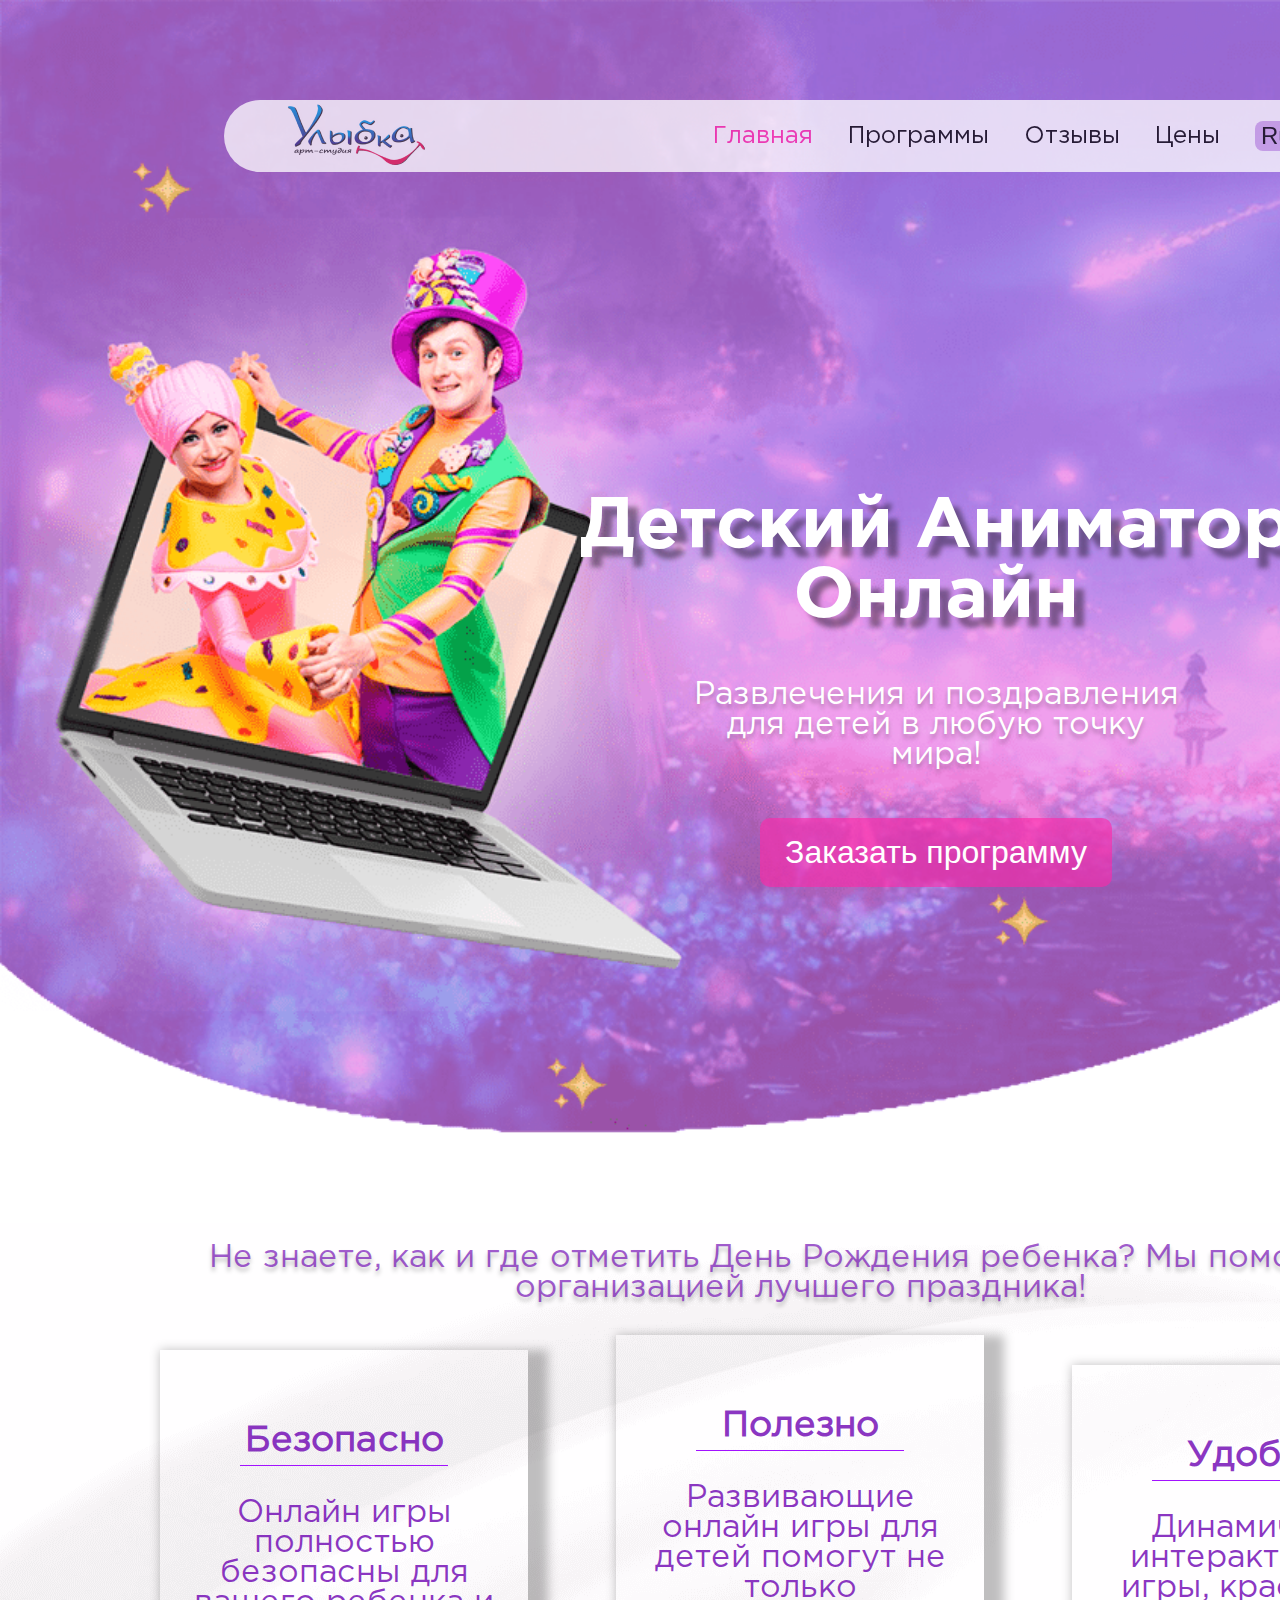
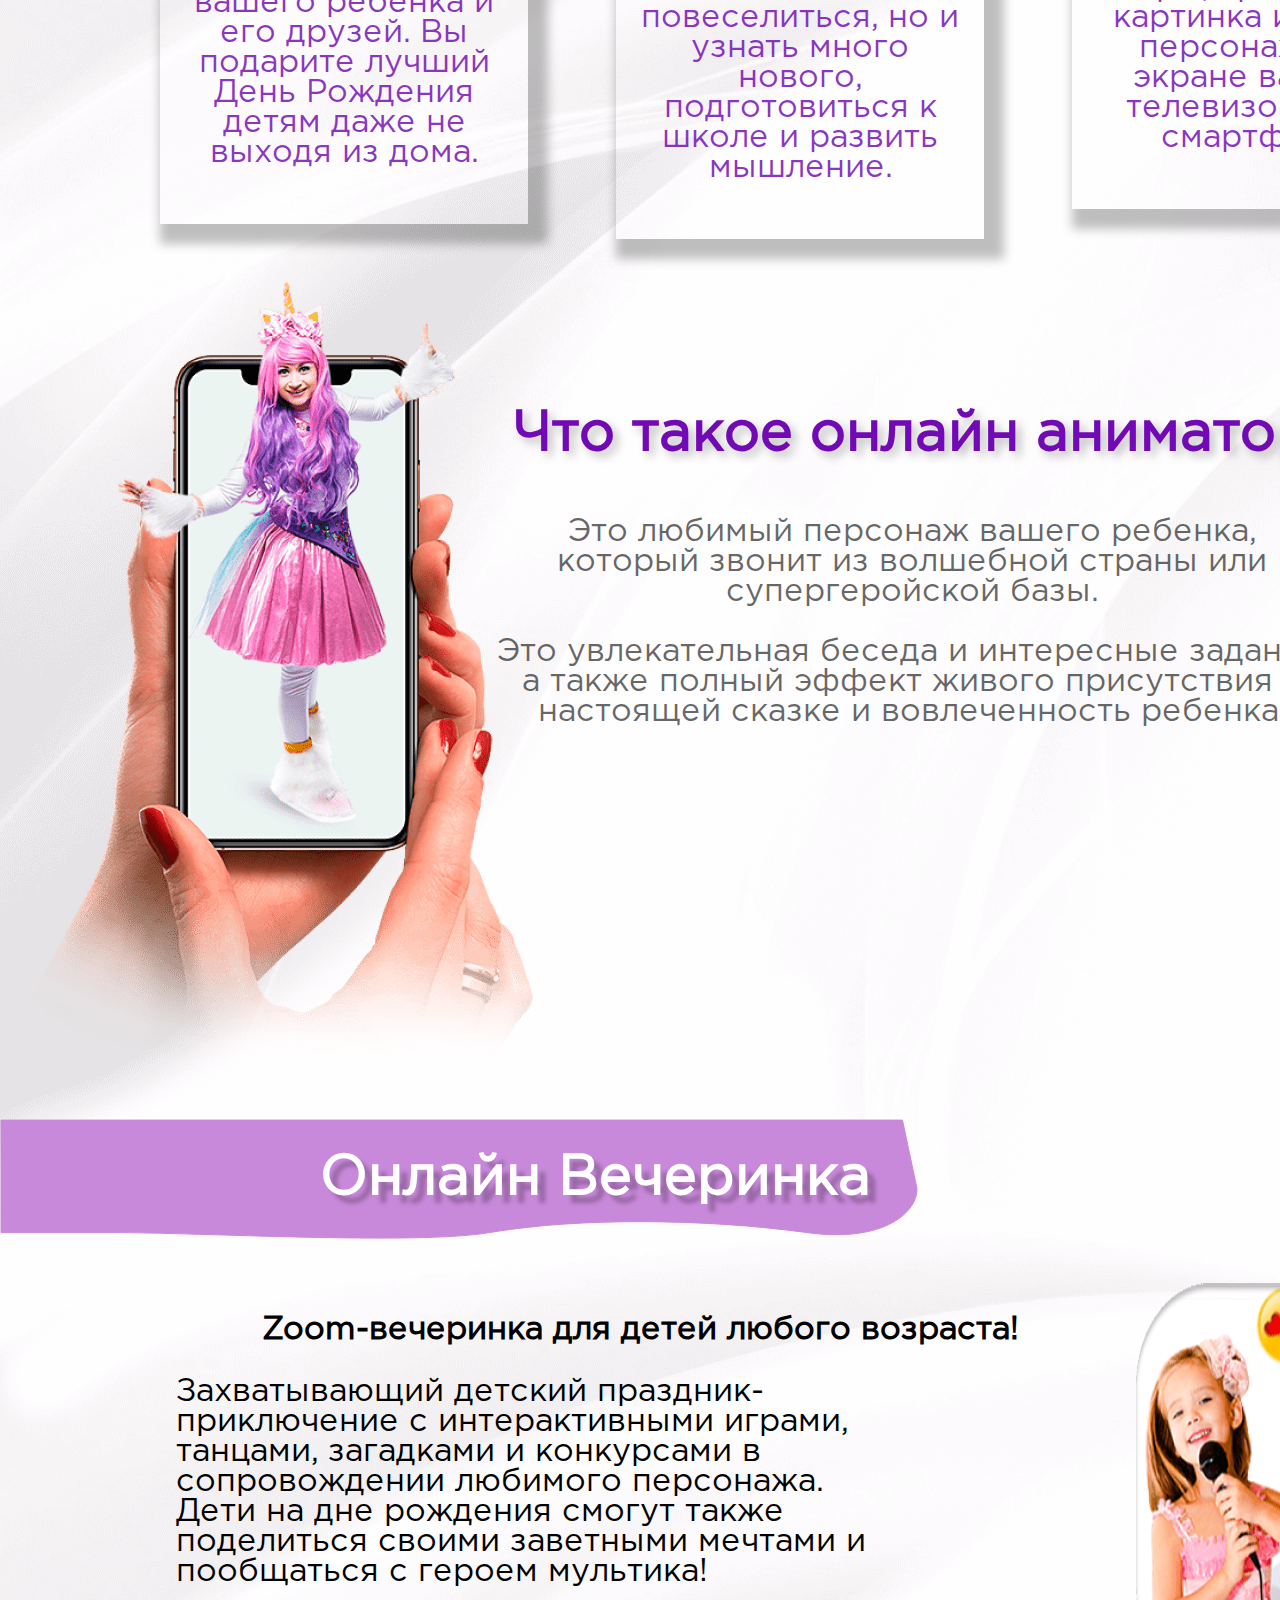
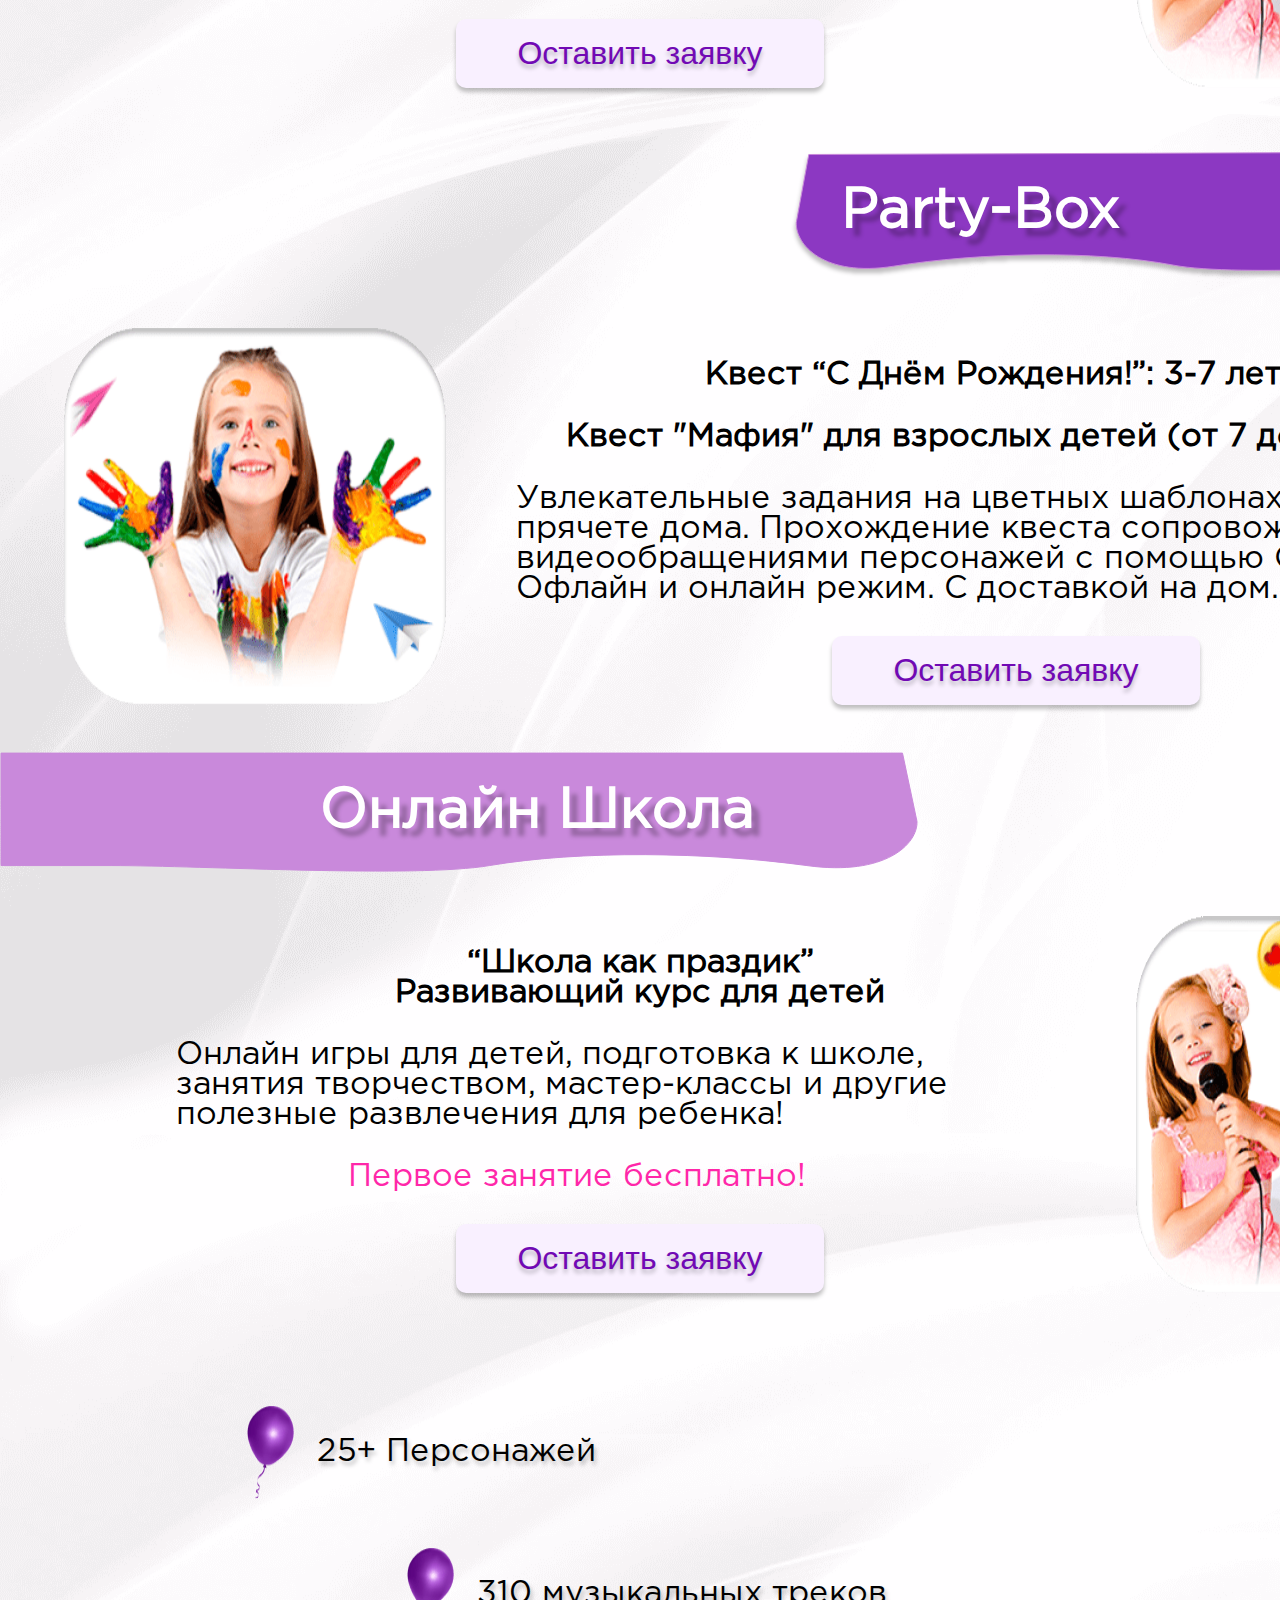
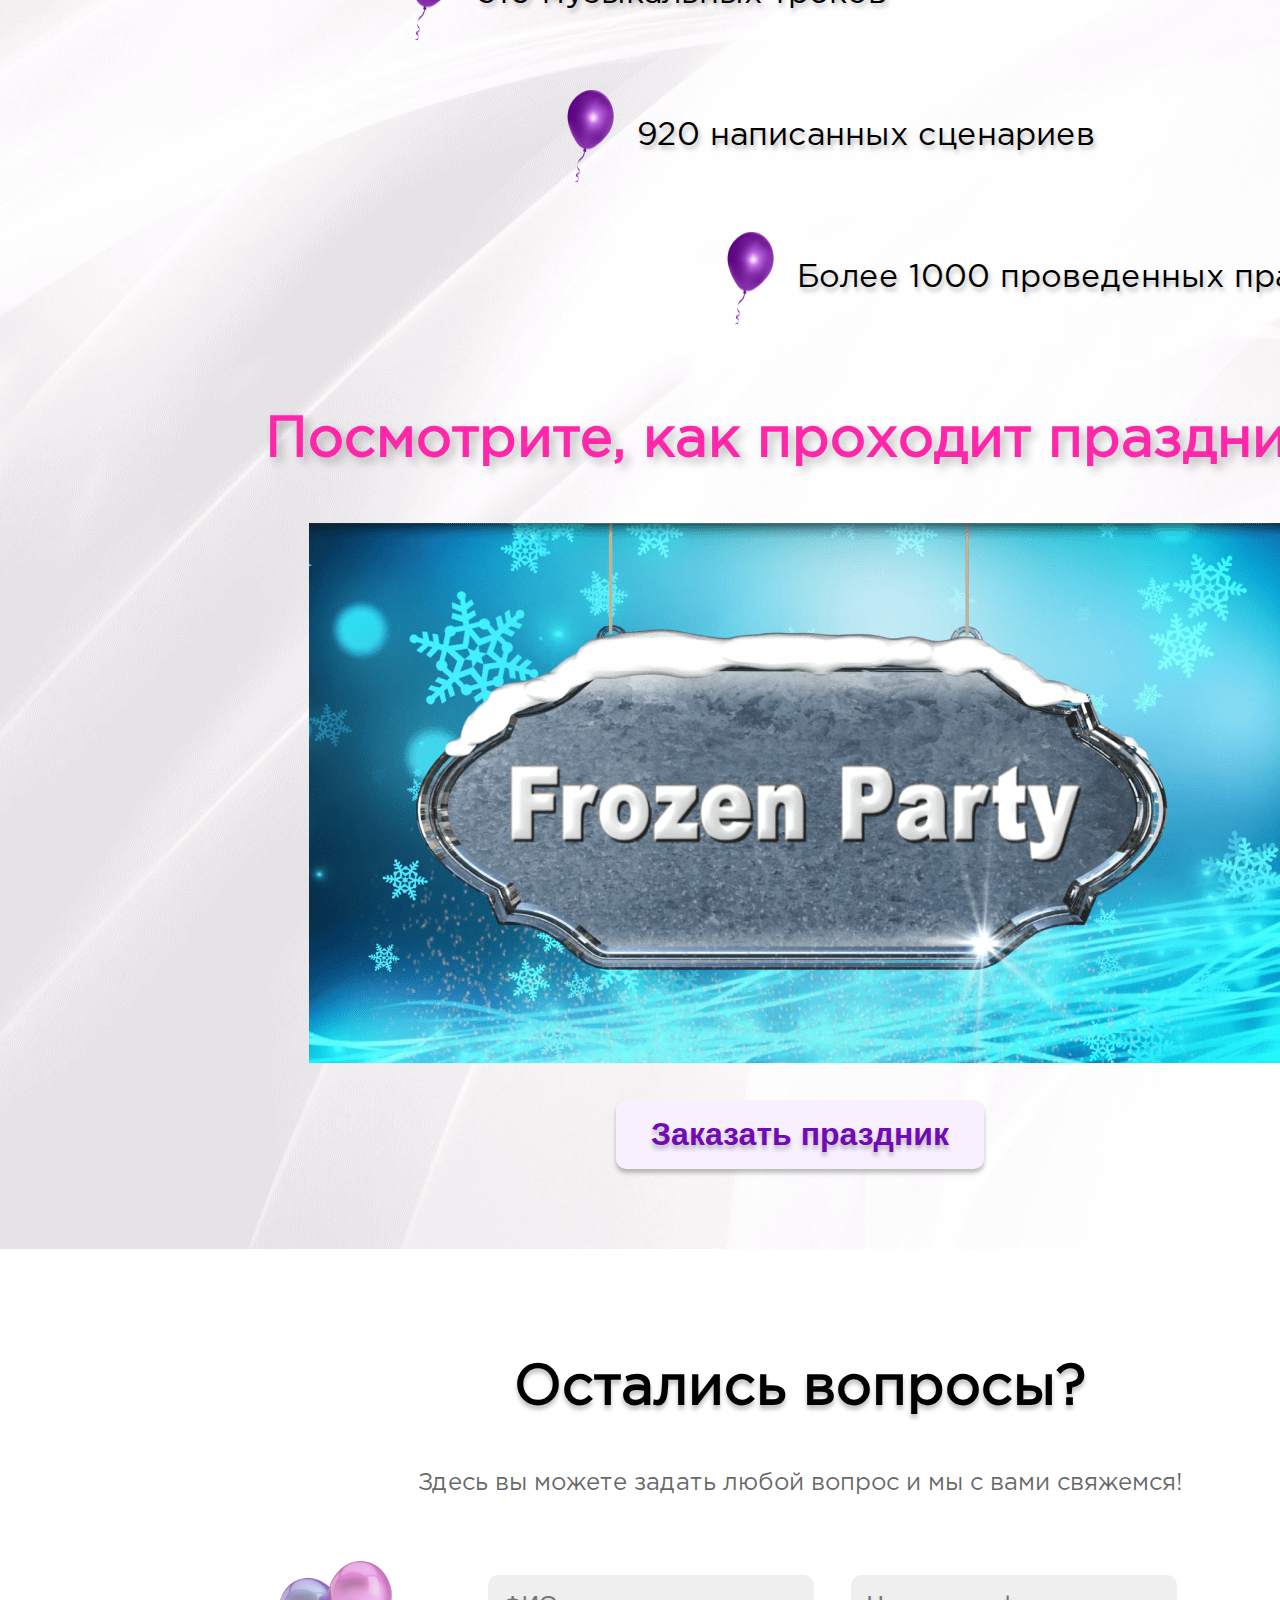
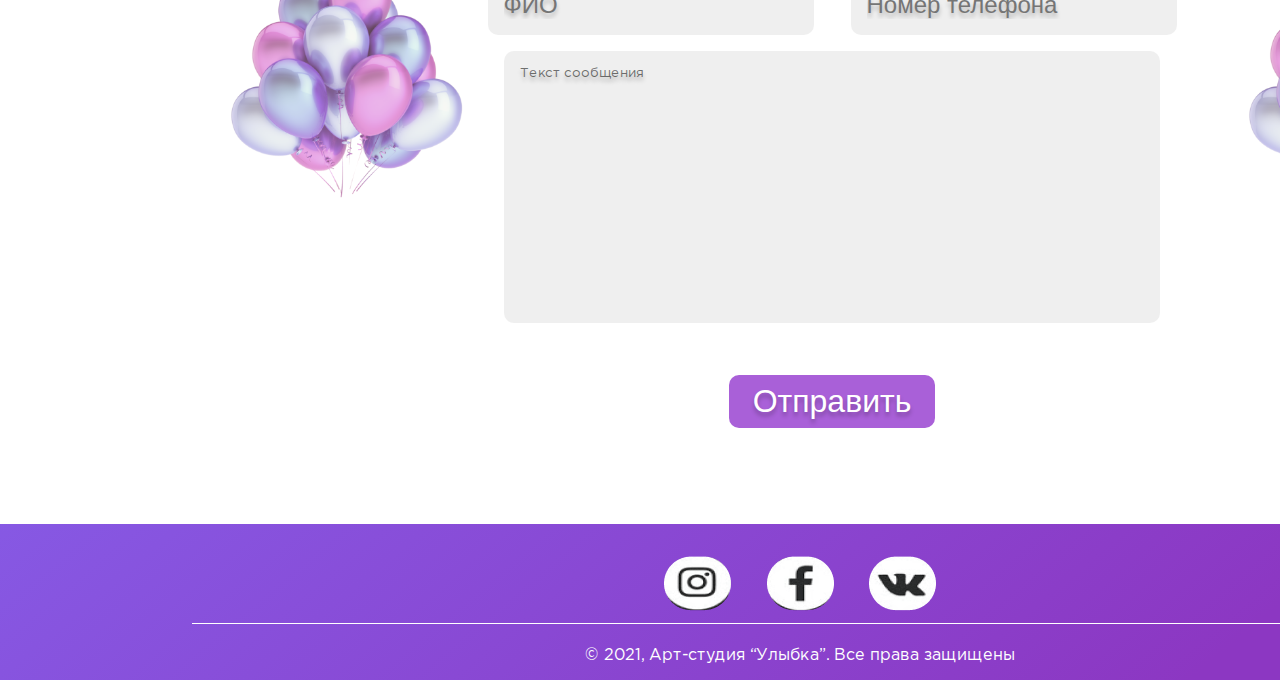
<file: index.html>
<!DOCTYPE html>
<html lang="en">
  <head>
    <meta charset="UTF-8" />
    <meta http-equiv="X-UA-Compatible" content="IE=edge" />
    <meta name="viewport" content="width=device-width, initial-scale=1.0" />
    <link rel="stylesheet" href="./css/main.css" />
    <title>Artulybka Online</title>
  </head>
  <body>
    <div class="wrapper">
      <header class="header">
        <nav class="nav">
          <div class="logo">
            <img src="./img/logoHeader.png" alt="logoHeader" />
          </div>
          <div class="menuNavbar">
            <ul>
              <li><a class="selected-page" href="./index.html">Главная</a></li>
              <li><a href="./online-party.html">Программы</a></li>
              <li><a href="./feedback.html">Отзывы</a></li>
              <li><a href="./costs.html">Цены</a></li>
            </ul>
            <div class="laguagesToggle">
              <button class="ru">Ru</button>
              <button class="en">En</button>
            </div>
          </div>
        </nav>
          <div id="Navburg">
            <div class="logo">
              <img src="./img/logoHeader.png" alt="logoHeader" />
            </div>
            <div class="burger">
              <img src="./img/burger.png" alt="" />
            </div>
          </div>
          <section id="burger-menu">
            <div class="burger-menu-header mb-5">
              <p>Меню</p>
              <div class="burger-close">
               <img src="./img/cross.png" alt="">
              </div>
            </div>
           <div class="burger-menu-menu">
              <div class="mb-4"><a href="./index.html" role="button" data-toggle="modal" data-target="#deliveryModal">Главная</a></div>
              <div class="mb-4"><a href="./online-party.html" role="button" data-toggle="modal" data-target="#deliveryModal">Онлайн Вечеринки</a></div>
              <div class="mb-4"><a href="./partyBox.html" class="mr-0" role="button" data-toggle="modal" data-target="#deliveryModal">Party Box</a></div>
              <div class="mb-4"><a href="./online-school.html" class="mr-0" role="button" data-toggle="modal" data-target="#deliveryModal">Онлайн Школа</a></div>
              <div class="mb-4"><a href="./feedback.html" class="mr-0" role="button" data-toggle="modal" data-target="#deliveryModal">Отзывы</a></div>
              <div class="mb-4"><a href="./costs.html" class="mr-0" role="button" data-toggle="modal" data-target="#deliveryModal">Цены</a></div>
            </div>
            <div>
              <hr class="m-0">
            </div>
            <div class="burger-menu-footer">
              <div class="mt-4"><a href="tel:+375299343428">+375 (29) 934 34 28</a></div>
            </div>
          </section>
        <div class="offer">
          <div class="text">
            <h1>Детский Аниматор Онлайн</h1>
            <p>Развлечения и поздравления для детей в любую точку мира!</p>
            <button>Заказать программу</button>
          </div>
        </div>
      </header>
      <section class="main">
      <section class="benefitsCardsSection">
        <p class="mainPhrase">
          Не знаете, как и где отметить День Рождения ребенка? Мы поможем с
          организацией лучшего праздника!
        </p>
        <div class="cardBenefitWrapper">
          <div class="cardBenefit">
            <h3>Безопасно</h3>
            <p>
              Онлайн игры полностью безопасны для вашего ребенка и его друзей. Вы подарите лучший День Рождения детям даже не выходя из
              дома.
            </p>
            </div>
            <div class="cardBenefit">
              <h3>Полезно</h3>
              <p>
                Развивающие онлайн игры для детей помогут не только повеселиться, но и узнать много нового, подготовиться к школе и развить
                мышление.
              </p>
            </div>
            <div class="cardBenefit">
              <h3>Удобно</h3>
              <p>
                Динамичные интерактивные игры, красочная картинка и яркие персонажи на экране вашего телевизора или смартфона.
              </p>
          </div>
        </div>
      </section>
      <section >
      <div class="phoneBackground"></div>
        <div class="animator">
          <h3>Что такое онлайн аниматор?</h3>
          <p>
            Это любимый персонаж вашего ребенка, который звонит из волшебной
            страны или супергеройской базы.<br />
            <br />
            Это увлекательная беседа и интересные задания, а также полный эффект
            живого присутствия в настоящей сказке и вовлеченность ребенка.
          </p>
        </div>
      </section>
      <section class="onlinePartySection">
        <div class="sectionName">
          <h2>Онлайн Вечеринка</h2>
          <div class="partySection">
            <div class="onlinePartySectionContent">
              <h3>Zoom-вечеринка для детей любого возраста!</h3>
              <p>
                Захватывающий детский праздник-приключение с интерактивными
                играми, танцами, загадками и конкурсами в сопровождении любимого
                персонажа.
                <br />
                Дети на дне рождения смогут также поделиться своими
                заветными мечтами и пообщаться с героем мультика!
              </p>
              <button>Оставить заявку</button>
            </div>
            <img
              src="./img/1.png"
              alt="picture"
              class="onlinePartySectionContentImg"
            />
          </div>
        </div>
      </section>
      <section class="onlinePartySectionRight">
        <div class="sectionNameRight">
          <h2>Party-Box</h2>
        </div>
        <div class="partySectionRight">
          <img
            src="./img/2.png"
            alt="picture"
            class="onlinePartySectionContentImgRight"
          />
          <div class="onlinePartySectionContentRight">
              <h3>Квест “С Днём Рождения!”: 3-7 лет.</h3>
              <h3> Квест "Мафия" для взрослых детей (от 7 до 13 лет).</h3>
            <p> Увлекательные задания на цветных шаблонах,
              которые вы прячете дома. Прохождение квеста сопровождается
              видеообращениями персонажей с помощью QR-кодов. Офлайн и онлайн
              режим. С доставкой на дом.
            </p>
            <button>Оставить заявку</button>
          </div>
        </div>
      </section>
      <section class="onlinePartySection" id="school">
        <div class="sectionName" id="sec">
          <h2>Онлайн Школа</h2>
          <div class="partySection">
            <div class="onlinePartySectionContent">
              <h3>“Школа как праздик”
               <br /> Развивающий курс для детей</h3>
              <p>
                Онлайн игры для детей, подготовка к школе, занятия творчеством, мастер-классы и другие полезные развлечения для ребенка!
              </p>
              <p id="free">
                Первое занятие бесплатно!
              </p>
              <button>Оставить заявку</button>
            </div>
            <img
              src="./img/1.png"
              alt="picture"
              class="onlinePartySectionContentImg"
            />
          </div>
        </div>
      </section>
      <section class="balloons">
        <div class="balloonsWrapper">
          <div class="balloonWrapper first">
            <img src="./img/balloon.png" alt="balloon" />
            <p>25+ Персонажей</p>
          </div>
          <div class="balloonWrapper second">
            <img src="./img/balloon.png" alt="balloon" />
            <p>310 музыкальных треков</p>
          </div>
          <div class="balloonWrapper third">
            <img src="./img/balloon.png" alt="balloon" />
            <p>920 написанных сценариев</p>
          </div>
          <div class="balloonWrapper forth">
            <img src="./img/balloon.png" alt="balloon" />
            <p>Более 1000 проведенных праздников</p>
          </div>
        </div>
        
      </section>
      <section class="frozenPartySection">
        <div>
          <h3>Посмотрите, как проходит праздник!</h3>
          <img alt="frozenParty" src="./img/frozenParty.png" />
          <button class="order">Заказать праздник</button>
        </div>
      </section>
    </section>
      <section class="formSection">
        <h3>Остались вопросы?</h3>
        <p>Здесь вы можете задать любой вопрос и мы с вами свяжемся!</p>
        <div class="formWrapper">
          <img src="./img/balloons.png" alt="balloons" />
          <div>
            <div class="nameAndNumber">
              <input placeholder="ФИО" />
              <input placeholder="Номер телефона" />
            </div>
            <textarea>Текст сообщения</textarea>
            <div>
              <button>Отправить</button>
            </div>
          </div>
          <img src="./img/balloons.png" alt="balloons" />
        </div>
      </section>
      <footer class="footer">
        <div class="socialNetworks">
          <img src="./img/inst.png" alt="inst" />
          <img src="./img/facebook.png" alt="facebook" />
          <img src="./img/vk.png" alt="vk" />
        </div>
        <hr />
        <p>© 2021, Арт-студия “Улыбка”. Все права защищены</p>
      </footer>
    </div>
    <script src="https://ajax.googleapis.com/ajax/libs/jquery/2.2.0/jquery.min.js"></script>
    <script type="text/javascript">
  $('#burger-menu').hide();

    $('header .burger').on('click', function (){
      if($('#burger-menu').hasClass("open")) {
        $('#burger-menu').hide();
        $('#admin-burger-menu').removeClass('open');
        $('#burger-menu').removeClass('open');

      } else {
        
        $('#burger-menu').show();

        $('#burger-menu').addClass('open');
        $('body').addClass('overflow-change');
      }
    })
    $('#burger-menu .burger-close').on('click', function (){
      $('#burger-menu').removeClass('open');
      $('body').removeClass('overflow-change');
      $('#burger-menu').hide();
    })
    
    $('header .admin-burger').on('click', function (){
      $('#admin-burger-menu').addClass('open');
    })
    $('#admin-burger-menu .burger-close').on('click', function (){
      $('#admin-burger-menu').removeClass('open');
      $('body').removeClass('overflow-change');
      $('#burger-menu').hide();
    })
    </script>
  
  </body>
</html>
</file>
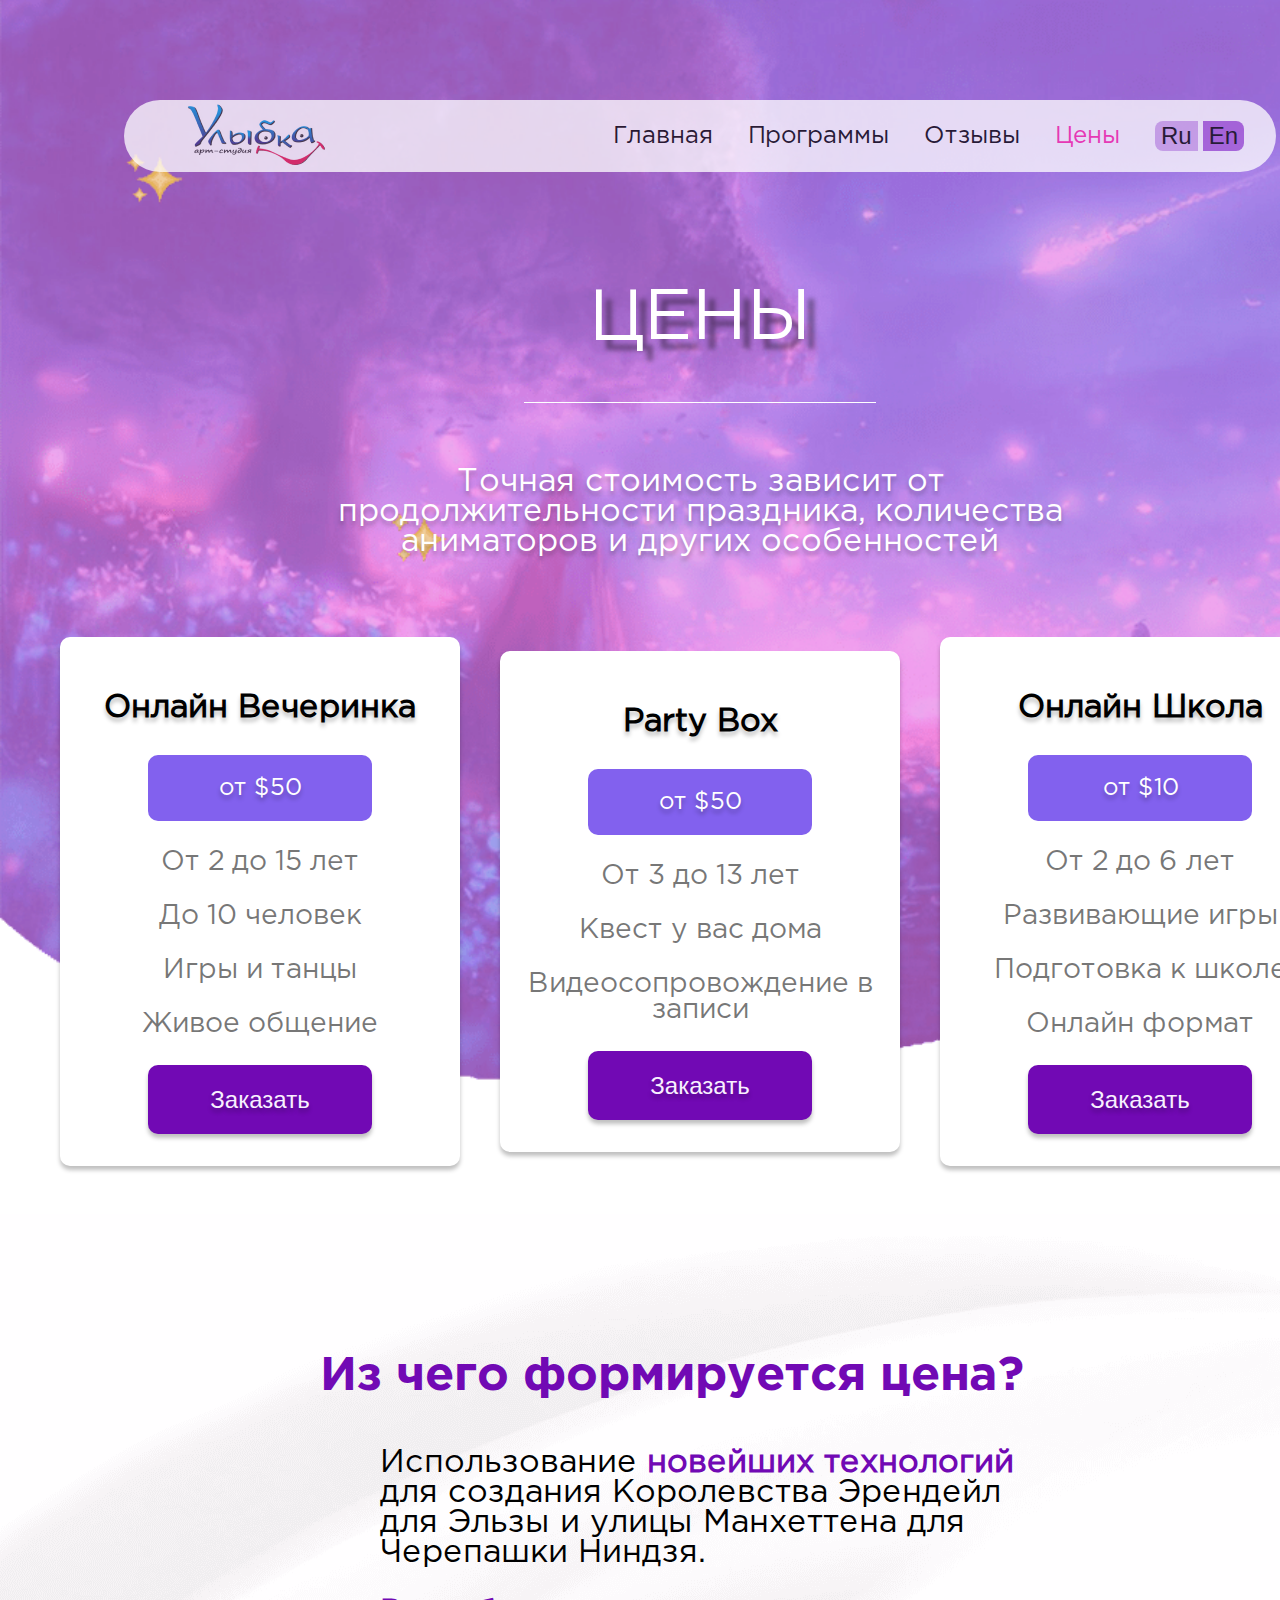
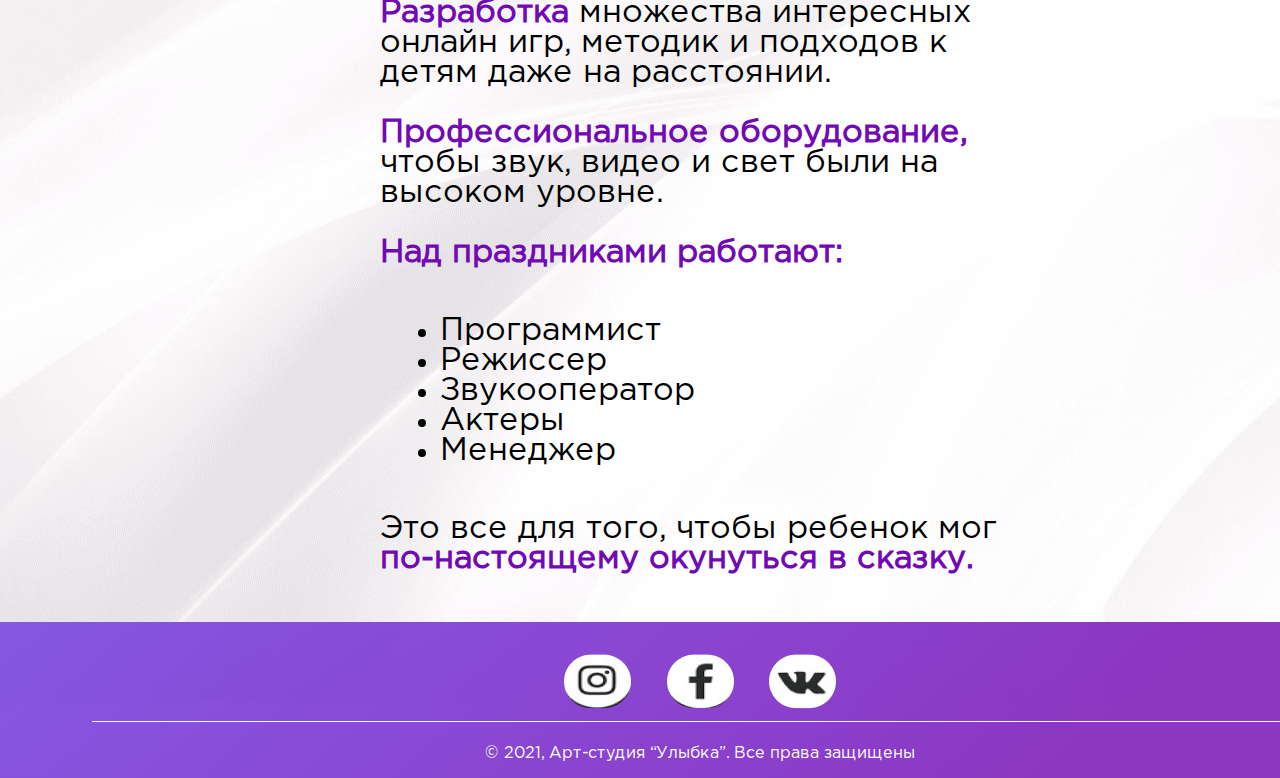
<file: costs.html>
<!DOCTYPE html>
<html lang="en">
  <head>
    <meta charset="UTF-8" />
    <meta http-equiv="X-UA-Compatible" content="IE=edge" />
    <meta name="viewport" content="width=device-width, initial-scale=1.0" />
    <link rel="stylesheet" href="./css/costs.css" />
    <title>Costs</title>
  </head>
  <body>
    <div class="wrapper">
      <header class="header">
        <nav class="nav">
          <div class="logo">
            <img src="./img/logoHeader.png" alt="logoHeader" />
          </div>
          <div class="menuNavbar">
            <ul>
              <li><a href="./index.html">Главная</a></li>
              <li><a href="./online-school.html">Программы</a></li>
              <li><a href="./feedback.html">Отзывы</a></li>
              <li><a class="selected-page" href="./costs.html">Цены</a></li>
            </ul>
            <div class="laguagesToggle">
              <button class="ru">Ru</button>
              <button class="en">En</button>
            </div>
          </div>
        </nav>
        <div id="Navburg">
          <div class="logo">
            <img src="./img/logoHeader.png" alt="logoHeader" />
          </div>
          <div class="burger">
            <img src="./img/burger.png" alt="" />
          </div>
        </div>
        <section id="burger-menu">
          <div class="burger-menu-header mb-5">
            <p>Меню</p>
            <div class="burger-close">
             <img src="./img/cross.png" alt="">
            </div>
          </div>
         <div class="burger-menu-menu">
            <div class="mb-4"><a href="./index.html" role="button" data-toggle="modal" data-target="#deliveryModal">Главная</a></div>
            <div class="mb-4"><a href="./online-party.html" role="button" data-toggle="modal" data-target="#deliveryModal">Онлайн Вечеринки</a></div>
            <div class="mb-4"><a href="./partyBox.html" class="mr-0" role="button" data-toggle="modal" data-target="#deliveryModal">Party Box</a></div>
            <div class="mb-4"><a href="./online-school.html" class="mr-0" role="button" data-toggle="modal" data-target="#deliveryModal">Онлайн Школа</a></div>
            <div class="mb-4"><a href="./feedback.html" class="mr-0" role="button" data-toggle="modal" data-target="#deliveryModal">Отзывы</a></div>
            <div class="mb-4"><a href="./costs.html" class="mr-0" role="button" data-toggle="modal" data-target="#deliveryModal">Цены</a></div>
          </div>
          <div>
            <hr class="m-0">
          </div>
          <div class="burger-menu-footer">
            <div class="mt-4"><a href="tel:+375299343428">+375 (29) 934 34 28</a></div>
          </div>
        </section>
        <div class="offer">
          <div>
            <h1>ЦЕНЫ</h1>
            <hr />
            <p>
              Точная стоимость зависит от продолжительности праздника,
              количества аниматоров и других особенностей
            </p>
          </div>
        </div>
        <div class="cards">
          <div class="card">
            <h3>Онлайн Вечеринка</h3>
            <div>от $50</div>
            <p>От 2 до 15 лет</p>
            <p>До 10 человек</p>
            <p>Игры и танцы</p>
            <p>Живое общение</p>
            <button>Заказать</button>
          </div>
          <div class="card">
            <h3>Party Box</h3>
            <div>от $50</div>
            <p>От 3 до 13 лет</p>
            <p>Квест у вас дома</p>
            <p>Видеосопровождение в записи</p>
            <button>Заказать</button>
          </div>
          <div class="card">
            <h3>Онлайн Школа</h3>
            <div>от $10</div>
            <p>От 2 до 6 лет</p>
            <p>Развивающие игры</p>
            <p>Подготовка к школе</p>
            <p>Онлайн формат</p>
            <button>Заказать</button>
          </div>
        </div>
      </header>
      <section class="sectionText">
        <div>
          <h2>Из чего формируется цена?</h2>

          <p>
            Использование <span>новейших технологий</span> для создания
            Королевства Эрендейл для Эльзы и улицы Манхеттена для Черепашки
            Ниндзя.<br /><br />
            <span>Разработка</span> множества интересных онлайн игр, методик и
            подходов к детям даже на расстоянии.<br /><br />
            <span>Профессиональное оборудование,</span> чтобы звук, видео и свет
            были на высоком уровне.<br /><br />
            <span>Над праздниками работают:</span>
            <ul>
              <li>Программист</li>
              <li>Режиссер</li>
              <li>Звукооператор</li>
              <li>Актеры</li>
              <li>Менеджер</li>
            </ul>
            <p>Это все для того, чтобы ребенок мог
            <span>по-настоящему окунуться в сказку.</span>
          </p>
        </div>
      </section>
            <footer class="footer">
        <div class="socialNetworks">
          <img src="./img/inst.png" alt="inst" />
          <img src="./img/facebook.png" alt="facebook" />
          <img src="./img/vk.png" alt="vk" />
        </div>
        <hr />
        <p>© 2021, Арт-студия “Улыбка”. Все права защищены</p>
      </footer>
    </div>

    <script src="https://ajax.googleapis.com/ajax/libs/jquery/2.2.0/jquery.min.js"></script>
    <script type="text/javascript">
      $('#burger-menu').hide();
    
        $('header .burger').on('click', function (){
          if($('#burger-menu').hasClass("open")) {
            $('#burger-menu').hide();
            $('#admin-burger-menu').removeClass('open');
            $('#burger-menu').removeClass('open');
    
          } else {
            
            $('#burger-menu').show();
    
            $('#burger-menu').addClass('open');
            $('body').addClass('overflow-change');
          }
        })
        $('#burger-menu .burger-close').on('click', function (){
          $('#burger-menu').removeClass('open');
          $('body').removeClass('overflow-change');
          $('#burger-menu').hide();
        })
        
        $('header .admin-burger').on('click', function (){
          $('#admin-burger-menu').addClass('open');
        })
        $('#admin-burger-menu .burger-close').on('click', function (){
          $('#admin-burger-menu').removeClass('open');
          $('body').removeClass('overflow-change');
          $('#burger-menu').hide();
        })
        </script>
  </body>
</html>
</file>
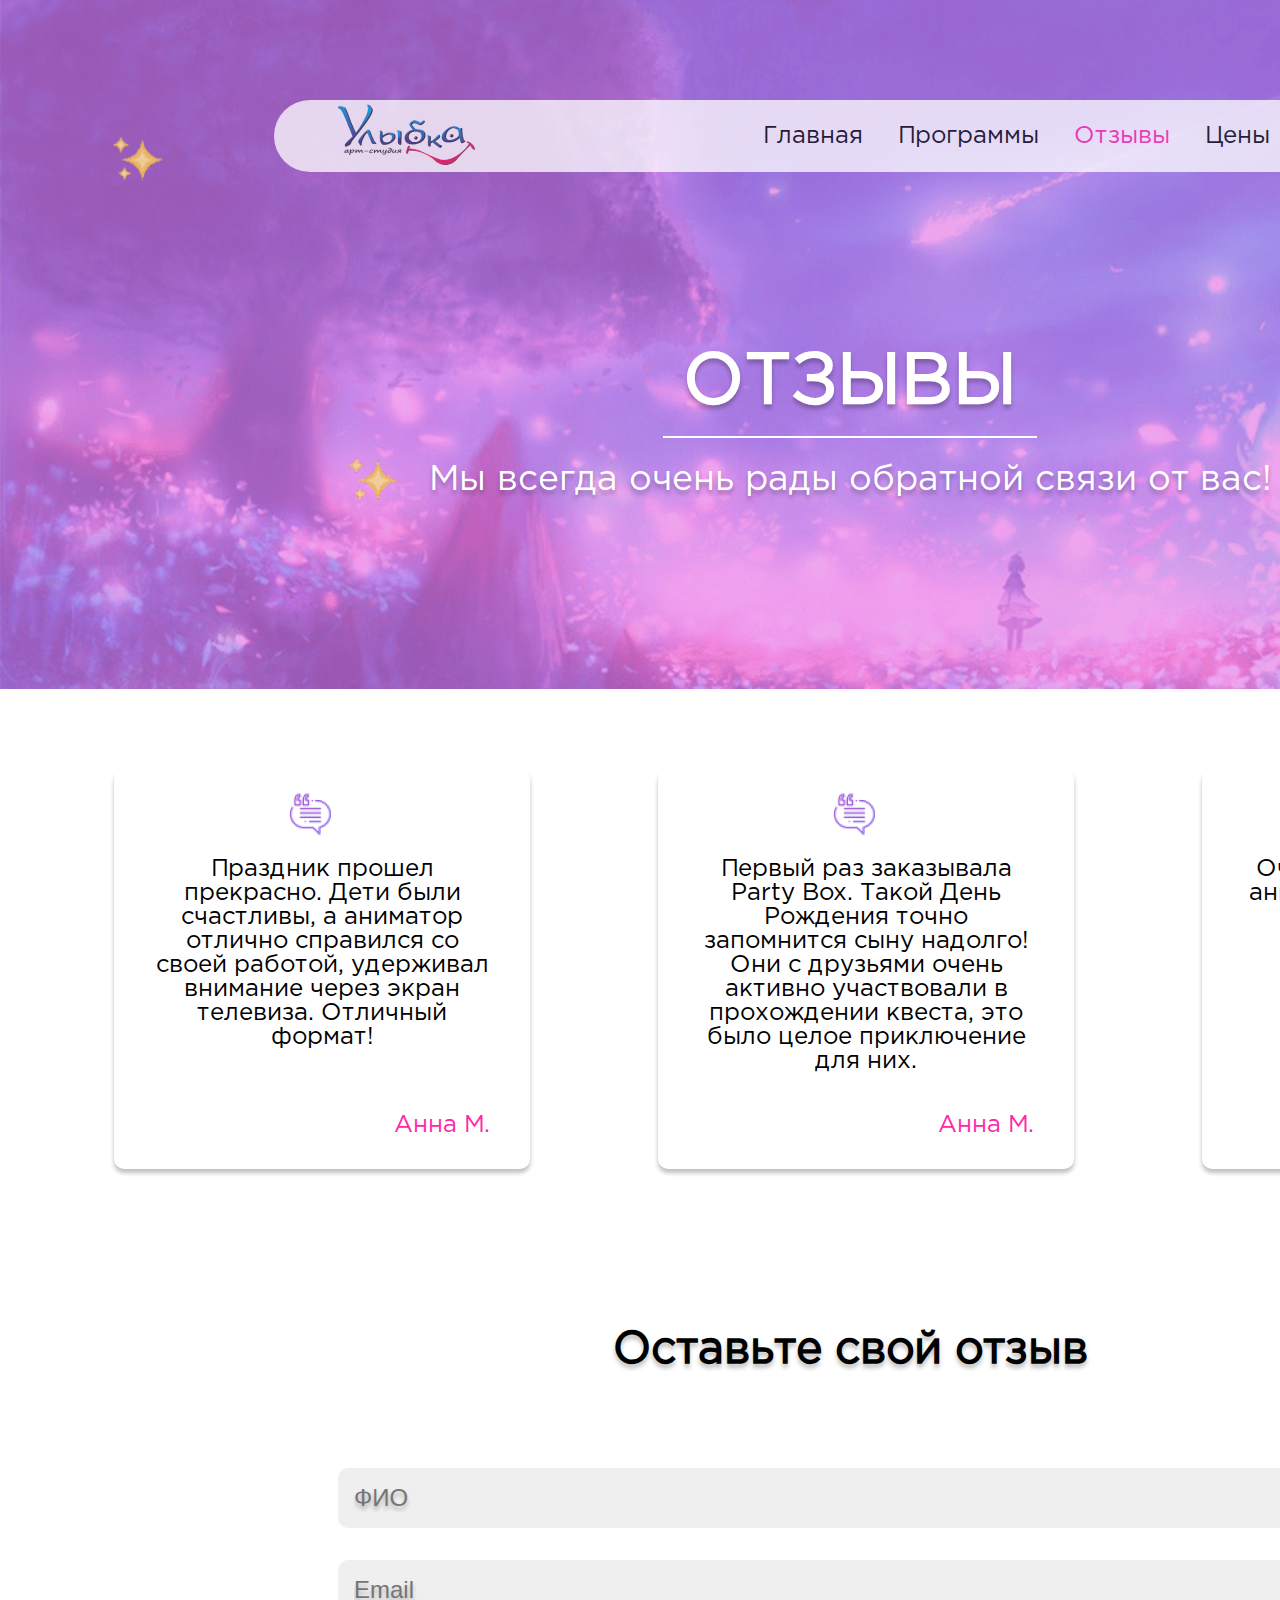
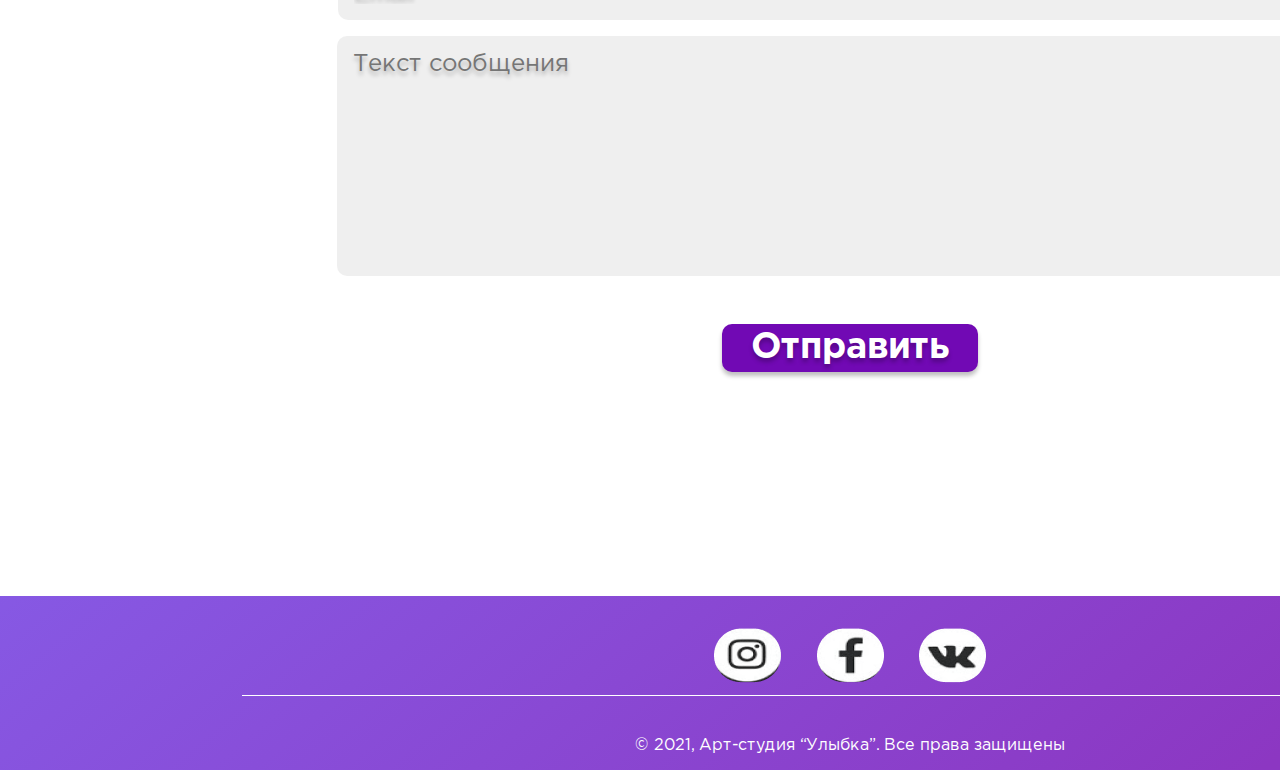
<file: feedback.html>
<!DOCTYPE html>
<html lang="en">
<head>
    <meta charset="UTF-8">
    <meta http-equiv="X-UA-Compatible" content="IE=edge">
    <meta name="viewport" content="width=device-width, initial-scale=1.0">
    <link rel="stylesheet" href="./css/feedback.css" />
    <title>Feedback</title>
</head>
<body>
    <header class="header">
        <div class="container">
            <nav class="nav">
                <div class="logo">
                    <img src="./img/logoHeader.png" alt="logoHeader" />
                </div>
                <div class="menuNavbar">
                    <ul>
                        <li><a href="./index.html">Главная</a></li>
                        <li><a href="./online-school.html">Программы</a></li>
                        <li><a class="selected-page" href="./feedback.html">Отзывы</a></li>
                        <li><a href="./costs.html">Цены</a></li>
                    </ul>
                <div class="laguagesToggle">
                    <button class="ru">Ru</button>
                    <button class="en">En</button>
                </div>
                </div>
            </nav>
            <div id="Navburg">
                <div class="logo">
                  <img src="./img/logoHeader.png" alt="logoHeader" />
                </div>
                <div class="burger">
                  <img src="./img/burger.png" alt="" />
                </div>
              </div>
              <section id="burger-menu">
                <div class="burger-menu-header mb-5">
                  <p>Меню</p>
                  <div class="burger-close">
                   <img src="./img/cross.png" alt="">
                  </div>
                </div>
               <div class="burger-menu-menu">
                  <div class="mb-4"><a href="./index.html" role="button" data-toggle="modal" data-target="#deliveryModal">Главная</a></div>
                  <div class="mb-4"><a href="./online-party.html" role="button" data-toggle="modal" data-target="#deliveryModal">Онлайн Вечеринки</a></div>
                  <div class="mb-4"><a href="./partyBox.html" class="mr-0" role="button" data-toggle="modal" data-target="#deliveryModal">Party Box</a></div>
                  <div class="mb-4"><a href="./online-school.html" class="mr-0" role="button" data-toggle="modal" data-target="#deliveryModal">Онлайн Школа</a></div>
                  <div class="mb-4"><a href="./feedback.html" class="mr-0" role="button" data-toggle="modal" data-target="#deliveryModal">Отзывы</a></div>
                  <div class="mb-4"><a href="./costs.html" class="mr-0" role="button" data-toggle="modal" data-target="#deliveryModal">Цены</a></div>
                </div>
                <div>
                  <hr class="m-0">
                </div>
                <div class="burger-menu-footer">
                  <div class="mt-4"><a href="tel:+375299343428">+375 (29) 934 34 28</a></div>
                </div>
              </section>
            <div class="demoTextFeedback">
                <h1>ОТЗЫВЫ</h1>
                <hr>
                <p>Мы всегда очень рады обратной связи от вас!</p>
            </div>
    </header>
    <selection class="quotePanel">
        <div class="container">
            <div class="quoteBlocks">
                <div class="quote">
                    <img src="img/quote.png" alt="Quote">
                    <p class="article">Праздник прошел прекрасно. 
                    Дети были счастливы, а аниматор отлично справился со своей работой, 
                    удерживал внимание через экран телевиза. 
                    Отличный формат!</p>
                    <p class="author">Анна М.</p>
                </div>
                <div class="quote">
                    <img src="img/quote.png" alt="Quote">
                    <p class="article">Первый раз заказывала Party Box.     
                    Такой День Рождения точно запомнится сыну надолго! 
                    Они с друзьями очень активно участвовали в прохождении квеста, 
                    это было целое приключение для них.</p>
                    <p class="author">Анна М.</p>
                </div>
                <div class="quote">
                    <img src="img/quote.png" alt="Quote">
                    <p class="article">Очень доволен услугами аниматоров.
                    Свою работу выполняют хорошо. 
                    Спасибо Улыбке за праздник.</p>
                    <p class="author">Анна М.</p>
                </div>
            </div>
        </div>
    </selection>
    <div class="formFeedback">
        <div class="container">
            <h2>Оставьте свой отзыв</h2>
            <div class="formWrapper">
                <div class="nameAndEmail">
                    <input type="text" placeholder="ФИО"/>
                    <input type="email" placeholder="Email" class="email"/>    
                </div>
                <textarea placeholder="Текст сообщения"></textarea>
            </div>
            <button class="button">Отправить</button>                
        </div>
    </div>
    <footer class="footer">
        <div class="socialNetworks">
          <img src="./img/inst.png" alt="inst" />
          <img src="./img/facebook.png" alt="facebook" />
          <img src="./img/vk.png" alt="vk" />
        </div>
        <hr />
        <p>© 2021, Арт-студия “Улыбка”. Все права защищены</p>
      </footer>

      <script src="https://ajax.googleapis.com/ajax/libs/jquery/2.2.0/jquery.min.js"></script>
      <script type="text/javascript">
        $('#burger-menu').hide();
      
          $('header .burger').on('click', function (){
            if($('#burger-menu').hasClass("open")) {
                $('#admin-burger-menu').removeClass('open');
                $('#burger-menu').removeClass('open');
                $('#burger-menu').hide();
      
            } else {
              
              $('#burger-menu').show();
      
              $('#burger-menu').addClass('open');
              $('body').addClass('overflow-change');
            }
          })
          $('#burger-menu .burger-close').on('click', function (){
            $('#burger-menu').removeClass('open');
            $('body').removeClass('overflow-change');
            $('#burger-menu').hide();
          })
          
          $('header .admin-burger').on('click', function (){
            $('#admin-burger-menu').addClass('open');
          })
          $('#admin-burger-menu .burger-close').on('click', function (){
            $('#admin-burger-menu').removeClass('open');
            $('body').removeClass('overflow-change');
            $('#burger-menu').hide();
          })
          </script>
</body>
</html>
</file>
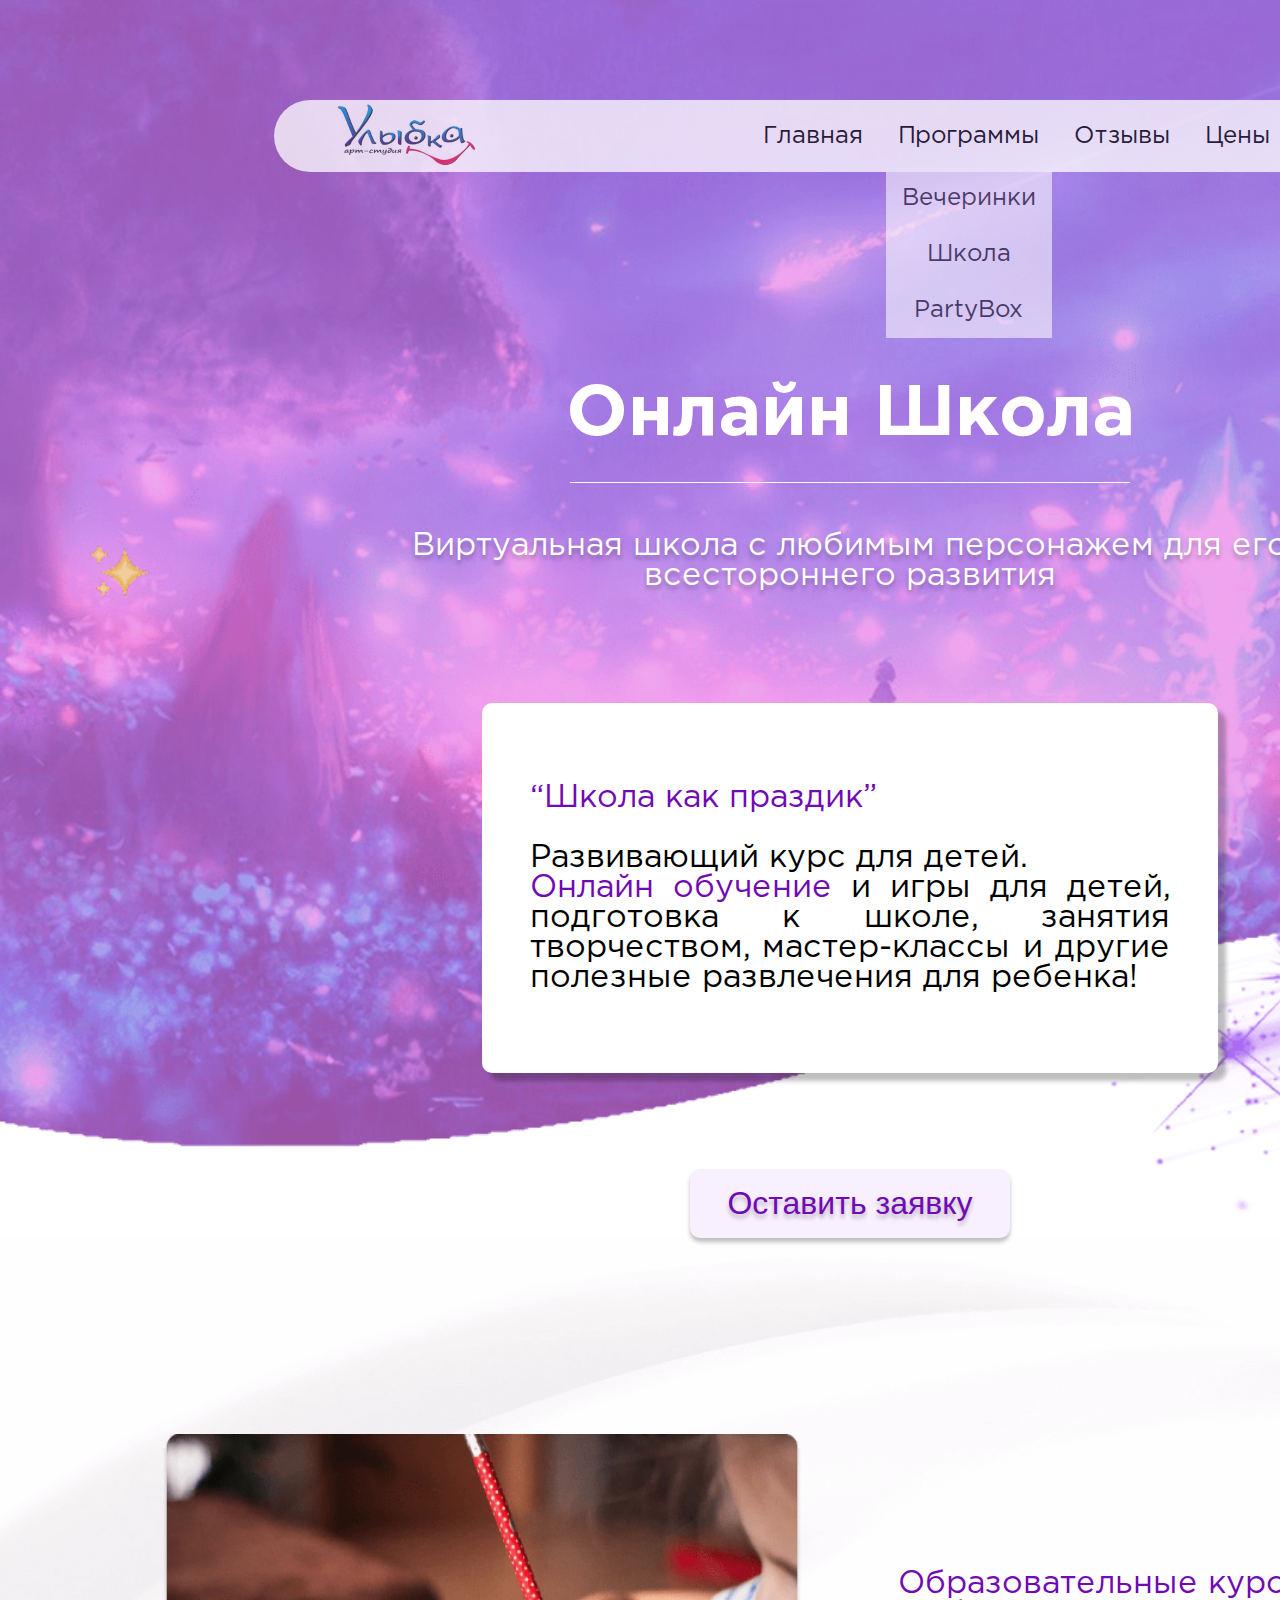
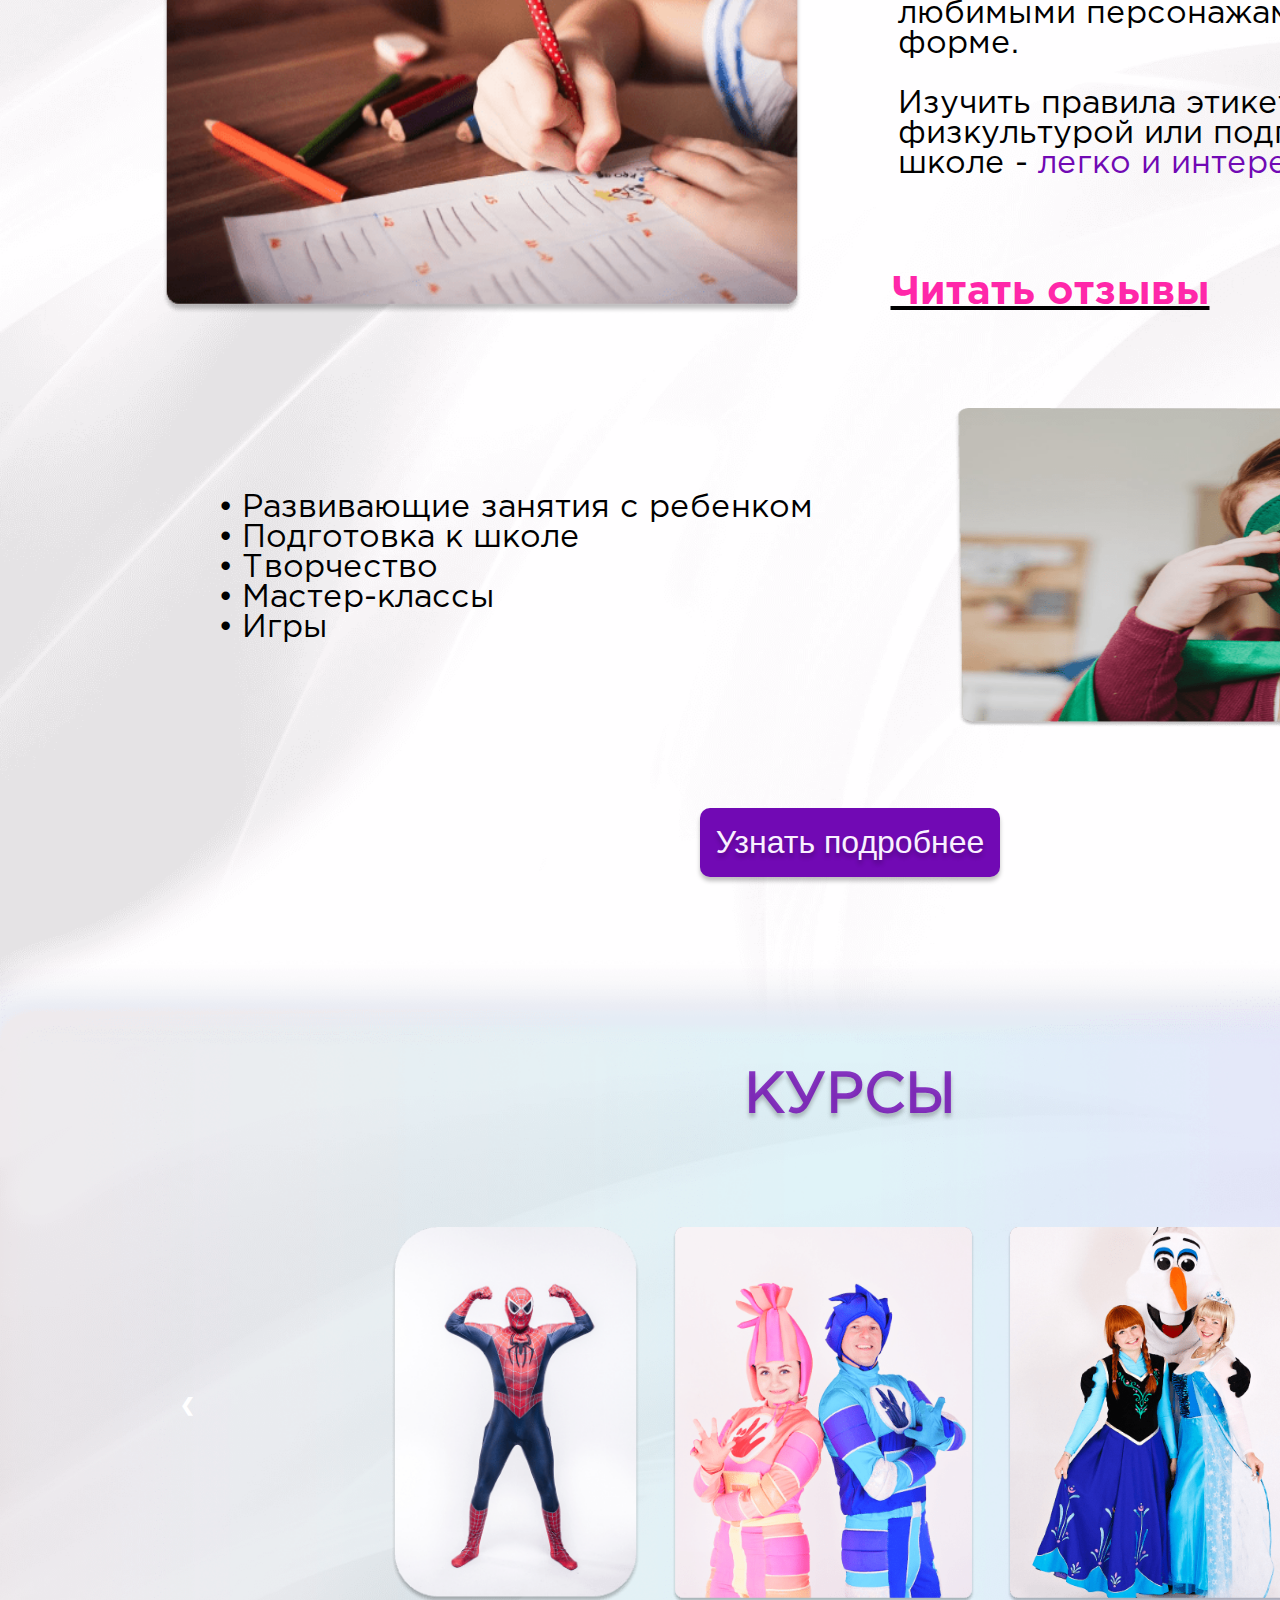
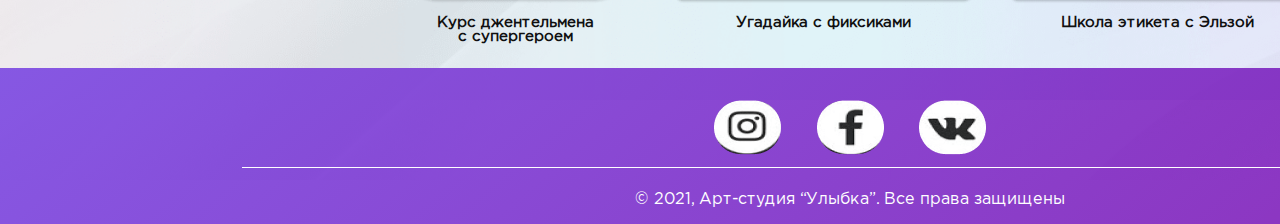
<file: online-school.html>
<!DOCTYPE html>
<html lang="en">
  <head>
    <meta charset="UTF-8" />
    <meta http-equiv="X-UA-Compatible" content="IE=edge" />
    <meta name="viewport" content="width=device-width, initial-scale=1.0" />
    <link rel="stylesheet" href="./css/onlineSchool.css" />
    <title>Online School</title>
  </head>
  <body>
    <div class="wrapper">
      <header class="header">
        <nav class="nav">
          <div class="logo">
            <img src="./img/logoHeader.png" alt="logoHeader" />
          </div>
          <div class="menuNavbar">
            <ul>
              <li><a href="./index.html">Главная</a></li>
              <li>
                <a href="#" id="menu">Программы</a>
                <div class="menuWrapper">
                  <div class="menu active" id="menuToggle">
                    <ul>
                      <li><a href="./online-party.html">Вечеринки</a></li>
                      <li><a href="./online-school.html">Школа</a></li>
                      <li><a href="./partyBox.html">PartyBox</a></li>
                    </ul>
                  </div>
                </div>
              </li>
              <li><a href="./feedback.html">Отзывы</a></li>
              <li><a href="./costs.html">Цены</a></li>
            </ul>
            <div class="laguagesToggle">
              <button class="ru">Ru</button>
              <button class="en">En</button>
            </div>
          </div>
        </nav>
        <div id="Navburg">
          <div class="logo">
            <img src="./img/logoHeader.png" alt="logoHeader" />
          </div>
          <div class="burger">
            <img src="./img/burger.png" alt="" />
          </div>
        </div>
        <section id="burger-menu">
          <div class="burger-menu-header mb-5">
            <p>Меню</p>
            <div class="burger-close">
             <img src="./img/cross.png" alt="">
            </div>
          </div>
         <div class="burger-menu-menu">
            <div class="mb-4"><a href="./index.html" role="button" data-toggle="modal" data-target="#deliveryModal">Главная</a></div>
            <div class="mb-4"><a href="./online-party.html" role="button" data-toggle="modal" data-target="#deliveryModal">Онлайн Вечеринки</a></div>
            <div class="mb-4"><a href="./partyBox.html" class="mr-0" role="button" data-toggle="modal" data-target="#deliveryModal">Party Box</a></div>
            <div class="mb-4"><a href="./online-school.html" class="mr-0" role="button" data-toggle="modal" data-target="#deliveryModal">Онлайн Школа</a></div>
            <div class="mb-4"><a href="./feedback.html" class="mr-0" role="button" data-toggle="modal" data-target="#deliveryModal">Отзывы</a></div>
            <div class="mb-4"><a href="./costs.html" class="mr-0" role="button" data-toggle="modal" data-target="#deliveryModal">Цены</a></div>
          </div>
          <div>
            <hr class="m-0">
          </div>
          <div class="burger-menu-footer">
            <div class="mt-4"><a href="tel:+375299343428">+375 (29) 934 34 28</a></div>
          </div>
        </section>
        <div class="offer">
          <h1>Онлайн Школа</h1>
          <hr />
          <p>
            Виртуальная школа с любимым персонажем для его всестороннего развития
          </p>
        </div>
        <div class="makeOrder">
          <div>
            <p>
              <b><span>“Школа как праздик”</span></b><br /><br />
              Развивающий курс для детей.<br />
              <b><span>Онлайн  обучение</span></b> и игры для детей, подготовка к школе, занятия творчеством, мастер-классы и другие полезные развлечения для ребенка!
            </p>
          </div>
          <button>Оставить заявку</button>
        </div>
      </header>
      <section class="main">
      <section class="quest">
        <img class="firstimg" src="./img/online-study.png" alt="School" />
        <p>
          <span>Образовательные курсы</span> для детей с любимыми персонажами в игровой форме.
          <br /><br />
          Изучить правила этикета, заняться физкультурой или подготовиться к школе - 
          <span>легко и интересно!</span>         
        </p>
        
      </section>
      <p class="readReviews"><a href="./feedback.html">Читать отзывы</a></p>
      <section class="quest" id="second">
        <p>
          • Развивающие занятия с ребенком<br />
          • Подготовка к школе<br />
          • Творчество<br />
          • Мастер-классы<br />
         • Игры
        </p>
        <img class="secimg" src="./img/online-school.png" alt="quest" />
      </section>
      <button class="more">Узнать подробнее</button>
      <section class="jokes">
        <h3>КУРСЫ</h3>

        <div class="slideshow-wrapper">
          <!-- previous buttons -->
          <a class="prev" >&#10094;</a>
          <div class="slideshow-container">      
  
                <div  class="mySlides fade">
                  <img src="./img/spider2.png" alt="Pic1" />
                  <div class="text">Курс джентельмена <br />с супергероем</div>
                </div>
                <div  class="mySlides fade">
                  <img src="./img/fixics.png" alt="Pic2" />
                  <div class="text">Угадайка с фиксиками</div>
                </div>
                <div  class="mySlides fade" id="mineccraft">
                  <img src="./img/elsa.png" alt="Pic3" />
                  <div class="text">Школа этикета с Эльзой</div>
                </div>
              
  
          </div>
            <!-- Next buttons -->
          <a class="next" >&#10095;</a>
        </div>
      </section>
</section>
      <footer class="footer">
        <div class="socialNetworks">
          <img src="./img/inst.png" alt="inst" />
          <img src="./img/facebook.png" alt="facebook" />
          <img src="./img/vk.png" alt="vk" />
        </div>
        <hr />
        <p>© 2021, Арт-студия “Улыбка”. Все права защищены</p>
      </footer>
    </div>
    <script src="./js/menu.js"></script>


    <script src="https://ajax.googleapis.com/ajax/libs/jquery/2.2.0/jquery.min.js"></script>
    <script type="text/javascript">
      $('#burger-menu').hide();
    
        $('header .burger').on('click', function (){
          if($('#burger-menu').hasClass("open")) {
            $('#burger-menu').hide();
            $('#admin-burger-menu').removeClass('open');
            $('#burger-menu').removeClass('open');
    
          } else {
            
            $('#burger-menu').show();
    
            $('#burger-menu').addClass('open');
            $('body').addClass('overflow-change');
          }
        })
        $('#burger-menu .burger-close').on('click', function (){
          $('#burger-menu').removeClass('open');
          $('body').removeClass('overflow-change');
          $('#burger-menu').hide();
        })
        
        $('header .admin-burger').on('click', function (){
          $('#admin-burger-menu').addClass('open');
        })
        $('#admin-burger-menu .burger-close').on('click', function (){
          $('#admin-burger-menu').removeClass('open');
          $('body').removeClass('overflow-change');
          $('#burger-menu').hide();
        })


        function SLider (el, options) {
              var index = -1;
              var visibleC = options.count || 4;

              var slides = el.find(".mySlides");
              var slidesL = slides.length;

              var maxSliveVisible = options.maxCount || 4;
              var minSliveVisible = options.minCount || 1;
              var minPageWidth = options.minPageWidth || 400;
              var __window = $( window );
              var currentTimeout;
  
              __window.resize(function() {
                if(__window.width() > minPageWidth) {
                  if(getVisibleCount() != maxSliveVisible) changeVisibleCount(maxSliveVisible);
                } else {
                  if(getVisibleCount() != minSliveVisible) changeVisibleCount(minSliveVisible);
                }
              });

              var prev =  el.find('.prev');
              var next = el.find('.next');
              prev.on("click", function() {
                showSlides(-1);
              });
              next.on("click", function() {
                showSlides(1);
              });

              showSlides(1);

              function changeVisibleCount (c) {
                visibleC = c > slidesL ? slidesL : c;
                showSlides(0);
              }

              function getVisibleCount () {
                return visibleC;
              }

              function showSlides(n) {
                clearTimeout(currentTimeout);
                var i;
                index +=n;
                if(index < 0) index = slidesL-1; 
                else if(index >= slidesL ) index = 0;
                for (i = 0; i < slidesL; i++) {
                      slides[i].style.display = "none";
                      delete slides[i].style.order;
                  }

                  arrTransform(slides);

                  currentTimeout = setTimeout(function () {
                    next.trigger( "click" );
                  }, 3000);
              }

              function arrTransform(slides) {

                for (i = 0; i < visibleC; i++) {
                  var t = index+i;
                  var _index = t;
                  if(t < 0) {
                    _index = slidesL+t;
                  } else if (t > slidesL-1) {
                    _index = t-slidesL;
                  }
                  slides[_index].style.display = "block";
                  slides[_index].style.order = i;
                }
              }

              return {
                getVisibleCount: getVisibleCount,
                changeVisibleCount: changeVisibleCount
              };
        }

        if($(window).width() > 400) {
          slider = SLider($('.slideshow-wrapper'), {
            count: 3,
            maxCount: 3,
            minCount: 1,
            minPageWidth: 400
          });
        } else {
          slider = SLider($('.slideshow-wrapper'), {
            count: 1,
            maxCount: 3,
            minCount: 1,
            minPageWidth: 400
          });
        }
      </script>

  </body>
</html>
</file>
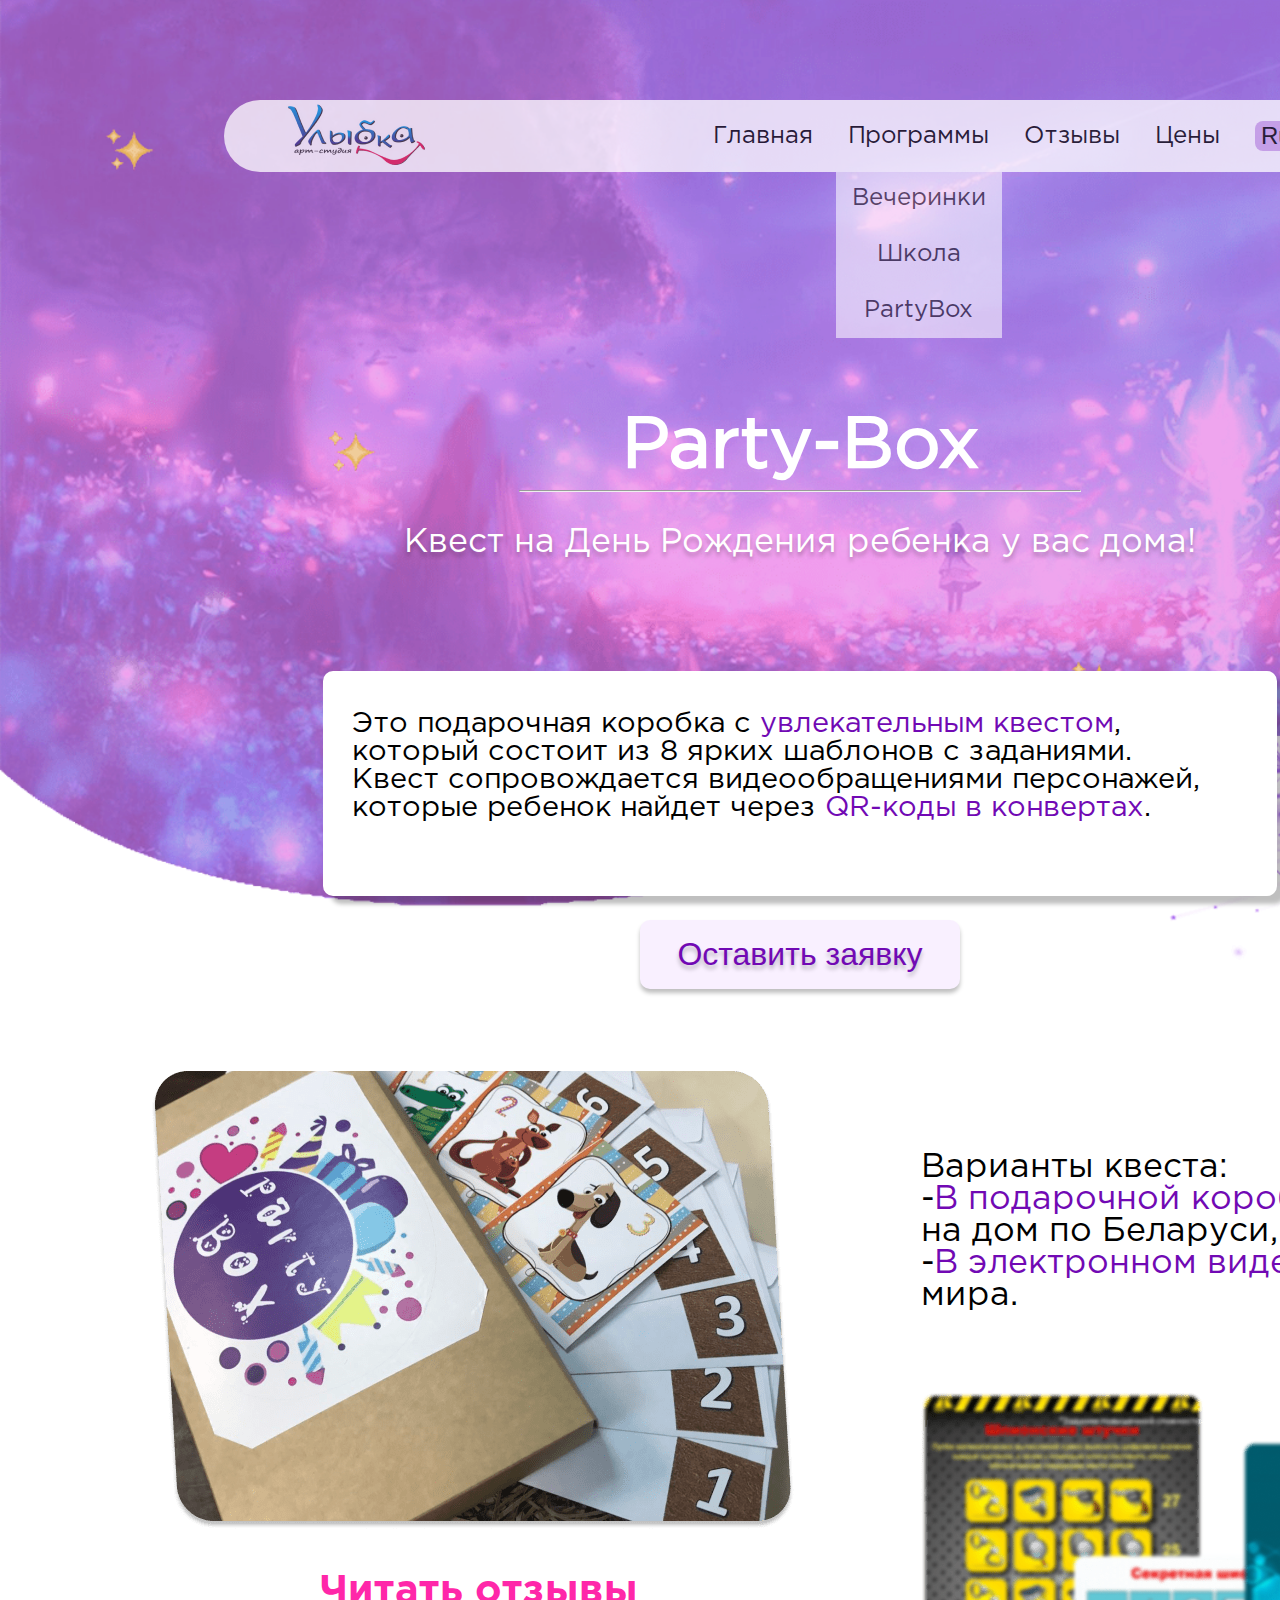
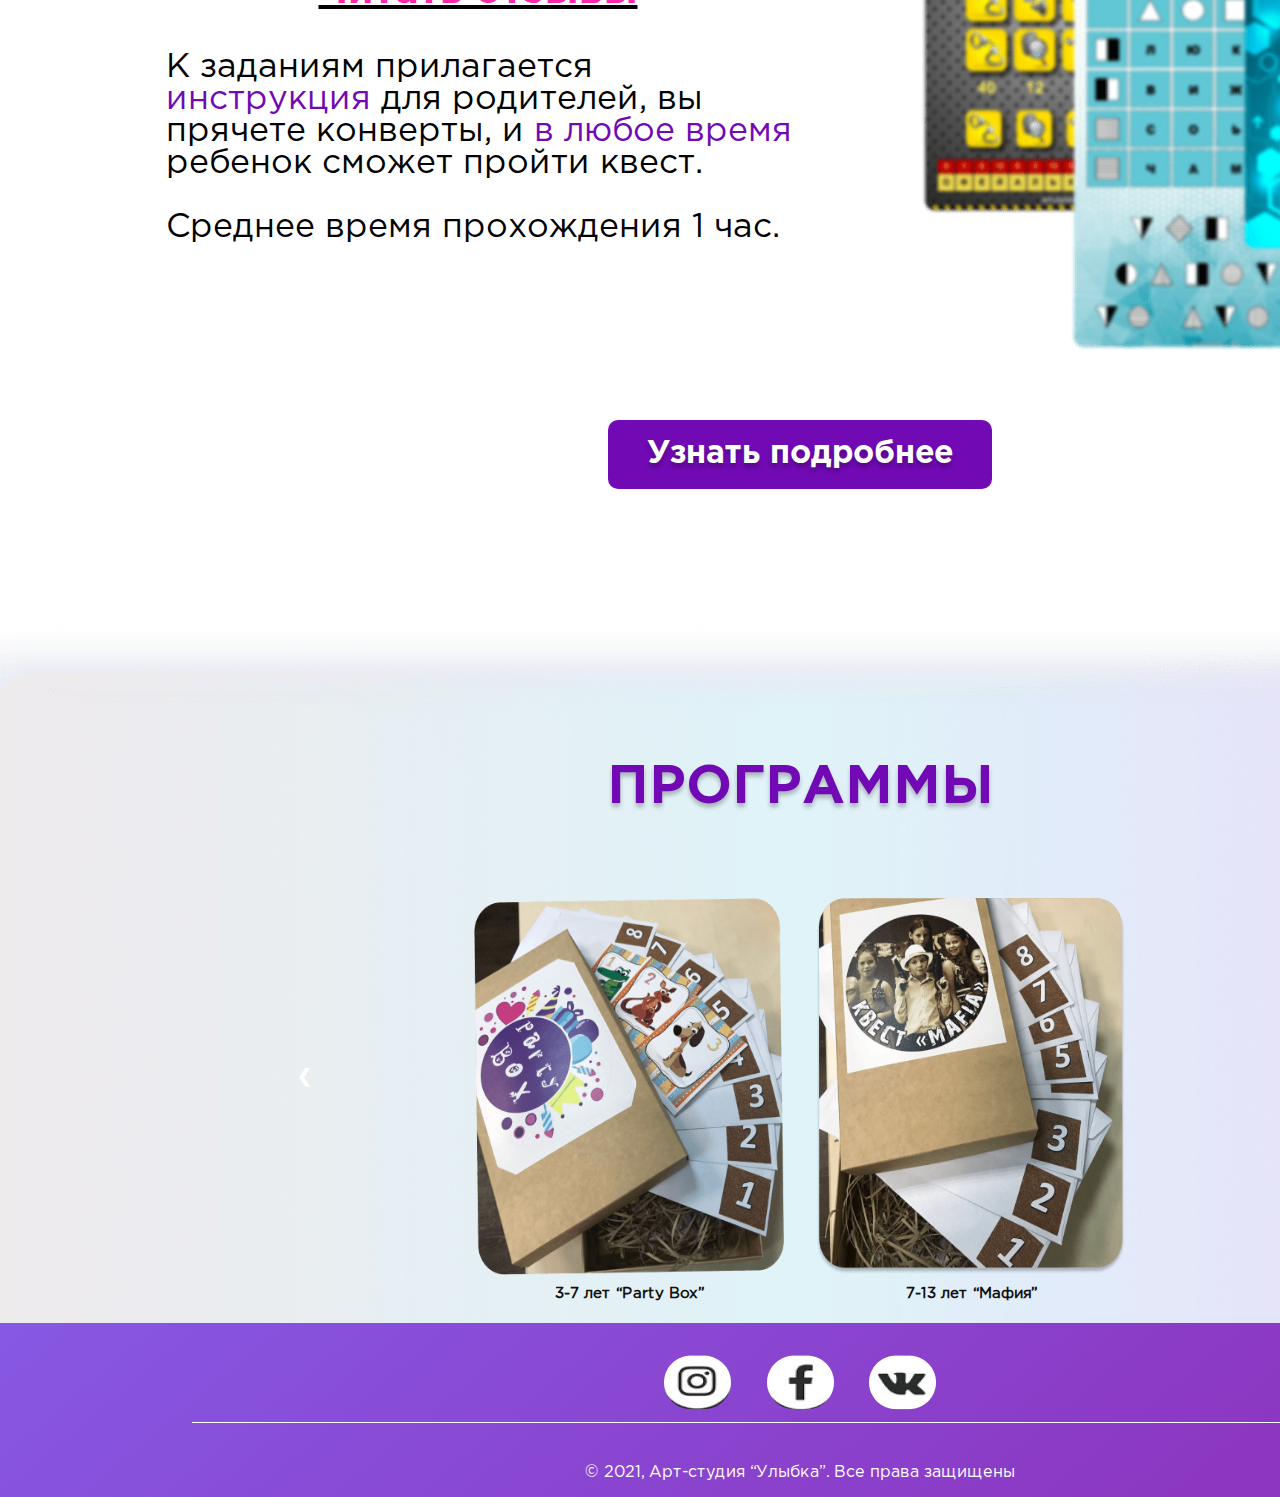
<file: partyBox.html>
<!DOCTYPE html>
<html lang="en">
<head>
    <meta charset="UTF-8">
    <meta http-equiv="X-UA-Compatible" content="IE=edge">
    <meta name="viewport" content="width=device-width, initial-scale=1.0">
    <link rel="stylesheet" href="./css/partybox.css" />
    <title>Party Box</title>
</head>
<body>
    <div class="header">
        <div class="container">
            <nav class="nav">
                <div class="logo">
                    <img src="./img/logoHeader.png" alt="logoHeader" />
                </div>
                <div class="menuNavbar">
                    <ul>
                      <li><a href="./index.html">Главная</a></li>
                      <li>
                        <a href="#" id="menu">Программы</a>
                        <div class="menuWrapper">
                          <div class="menu active" id="menuToggle">
                            <ul>
                              <li><a href="./online-party.html">Вечеринки</a></li>
                              <li><a href="./online-school.html">Школа</a></li>
                              <li><a href="./partyBox.html">PartyBox</a></li>
                            </ul>
                          </div>
                        </div>
                      </li>
                      <li><a href="./feedback.html">Отзывы</a></li>
                      <li><a href="./costs.html">Цены</a></li>
                    </ul>
                    <div class="laguagesToggle">
                      <button class="ru">Ru</button>
                      <button class="en">En</button>
                    </div>
                  </div>
            </nav>
            <div id="Navburg">
                <div class="logo">
                  <img src="./img/logoHeader.png" alt="logoHeader" />
                </div>
                <div class="burger">
                  <img src="./img/burger.png" alt="" />
                </div>
              </div>
              <section id="burger-menu">
                <div class="burger-menu-header mb-5">
                  <p>Меню</p>
                  <div class="burger-close">
                   <img src="./img/cross.png" alt="">
                  </div>
                </div>
               <div class="burger-menu-menu">
                  <div class="mb-4"><a href="./index.html" role="button" data-toggle="modal" data-target="#deliveryModal">Главная</a></div>
                  <div class="mb-4"><a href="./online-party.html" role="button" data-toggle="modal" data-target="#deliveryModal">Онлайн Вечеринки</a></div>
                  <div class="mb-4"><a href="./partyBox.html" class="mr-0" role="button" data-toggle="modal" data-target="#deliveryModal">Party Box</a></div>
                  <div class="mb-4"><a href="./online-school.html" class="mr-0" role="button" data-toggle="modal" data-target="#deliveryModal">Онлайн Школа</a></div>
                  <div class="mb-4"><a href="./feedback.html" class="mr-0" role="button" data-toggle="modal" data-target="#deliveryModal">Отзывы</a></div>
                  <div class="mb-4"><a href="./costs.html" class="mr-0" role="button" data-toggle="modal" data-target="#deliveryModal">Цены</a></div>
                </div>
                <div>
                  <hr class="m-0">
                </div>
                <div class="burger-menu-footer">
                  <div class="mt-4"><a href="tel:+375299343428">+375 (29) 934 34 28</a></div>
                </div>
              </section>
            <div class="previewText">
                <h1>Party-Box</h1>
                <hr>
                <p>Квест на День Рождения ребенка у вас дома!</p>
            </div>
            <div class="requestPanel">
                <div class="questBox">
                    <p>Это подарочная коробка с <span>увлекательным квестом</span>, 
                    который состоит из 8 ярких шаблонов с заданиями.
                    <br>
                    Квест сопровождается видеообращениями персонажей, 
                    которые ребенок найдет через <span>QR-коды в конвертах</span>.</p>
                </div>
                <button>Оставить заявку</button>
            </div>
            <section class="main">
            <div class="informationAboutQuests">
                <div class="readFeedback">
                    <div>
                        <img src="img/quest5Years.png" alt="">
                    </div>
                    <p class="readReviews"><a href="./feedback.html">Читать отзывы</a></p>
                    <p class="instructionText">К заданиям прилагается <span>инструкция</span> для родителей, вы прячете конверты, 
                    и <span>в любое время</span> ребенок сможет пройти квест.
                    <br>
                    <br>
                    Среднее время прохождения 1 час.</p>
                </div>
                <div class="questionsOptions">
                    <p>Варианты квеста:<br>
                        -<span>В подарочной коробке</span> с доставкой на дом по Беларуси,<br>
                        -<span>В электронном виде</span> в любую точку мира.</p>
                    <div class="onlineQuestsImg">
                        <img class="quest1" src="img/onlineQuest1.png" alt="Quest first">
                        <img class="quest2" src="img/onlineQuest2.png" alt="Quest second">
                        <img class="quest3" src="img/onlineQuest3.png" alt="Quest third">
                    </div>
                </div>
            </div>
            <div class="buttonMoreDetailed">
                <button>Узнать подробнее</button>
            </div>
        </section>
    </div>    
    <div class="programsWrapper">
        <div class="container">
            <h2>ПРОГРАММЫ</h2>

            <div class="slideshow-wrapper">
              <!-- previous buttons -->
              <a class="prev" >&#10094;</a>
              <div class="slideshow-container">      
      
                    <div  class="mySlides fade">
                      <img src="img/partyBox4Years.png" alt="Pic1" />
                      <div class="text">3-7 лет “Party Box”</div>
                    </div>
                    <div  class="mySlides fade">
                      <img src="img/mafia7Years.png" alt="Pic2" />
                      <div class="text">7-13 лет “Мафия”</div>
                    </div>

              </div>
                <!-- Next buttons -->
              <a class="next" >&#10095;</a>
            </div>
        </div>
    </div>
    <footer class="footer">
        <div class="socialNetworks">
            <img src="./img/inst.png" alt="inst" />
            <img src="./img/facebook.png" alt="facebook" />
            <img src="./img/vk.png" alt="vk" />
        </div>
        <hr/>
        <p>© 2021, Арт-студия “Улыбка”. Все права защищены</p>
    </footer>
    <script src="./js/menu.js"></script>

    <script src="https://ajax.googleapis.com/ajax/libs/jquery/2.2.0/jquery.min.js"></script>
    <script type="text/javascript">
      $('#burger-menu').hide();
    
        $('.header .burger').on('click', function (){
          if($('#burger-menu').hasClass("open")) {
            $('#burger-menu').hide();
            $('#admin-burger-menu').removeClass('open');
            $('#burger-menu').removeClass('open');
    
          } else {
            
            $('#burger-menu').show();
    
            $('#burger-menu').addClass('open');
            $('body').addClass('overflow-change');
          }
        })
        $('#burger-menu .burger-close').on('click', function (){
          $('#burger-menu').removeClass('open');
          $('body').removeClass('overflow-change');
          $('#burger-menu').hide();
        })
        
        $('.header .admin-burger').on('click', function (){
          $('#admin-burger-menu').addClass('open');
        })
        $('#admin-burger-menu .burger-close').on('click', function (){
          $('#admin-burger-menu').removeClass('open');
          $('body').removeClass('overflow-change');
          $('#burger-menu').hide();
        })

        function SLider (el, options) {
              var index = -1;
              var visibleC = options.count || 4;

              var slides = el.find(".mySlides");
              var slidesL = slides.length;

              var maxSliveVisible = options.maxCount || 4;
              var minSliveVisible = options.minCount || 1;
              var minPageWidth = options.minPageWidth || 400;
              var __window = $( window );
              var currentTimeout;
  
              __window.resize(function() {
                if(__window.width() > minPageWidth) {
                  if(getVisibleCount() != maxSliveVisible) changeVisibleCount(maxSliveVisible);
                } else {
                  if(getVisibleCount() != minSliveVisible) changeVisibleCount(minSliveVisible);
                }
              });

              var prev =  el.find('.prev');
              var next = el.find('.next');
              prev.on("click", function() {
                showSlides(-1);
              });
              next.on("click", function() {
                showSlides(1);
              });

              showSlides(1);

              function changeVisibleCount (c) {
                visibleC = c > slidesL ? slidesL : c;
                showSlides(0);
              }

              function getVisibleCount () {
                return visibleC;
              }

              function showSlides(n) {
                clearTimeout(currentTimeout);
                var i;
                index +=n;
                if(index < 0) index = slidesL-1; 
                else if(index >= slidesL ) index = 0;
                for (i = 0; i < slidesL; i++) {
                      slides[i].style.display = "none";
                      delete slides[i].style.order;
                  }

                  arrTransform(slides);

                  currentTimeout = setTimeout(function () {
                    next.trigger( "click" );
                  }, 3000);
              }

              function arrTransform(slides) {

                for (i = 0; i < visibleC; i++) {
                  var t = index+i;
                  var _index = t;
                  if(t < 0) {
                    _index = slidesL+t;
                  } else if (t > slidesL-1) {
                    _index = t-slidesL;
                  }
                  slides[_index].style.display = "block";
                  slides[_index].style.order = i;
                }
              }

              return {
                getVisibleCount: getVisibleCount,
                changeVisibleCount: changeVisibleCount
              };
        }

        if($(window).width() > 400) {
          slider = SLider($('.slideshow-wrapper'), {
            count: 2,
            maxCount: 2,
            minCount: 1,
            minPageWidth: 400
          });
        } else {
          slider = SLider($('.slideshow-wrapper'), {
            count: 1,
            maxCount: 2,
            minCount: 1,
            minPageWidth: 400
          });
        }
        </script>
</body>
</html>
</file>
<file: css/main.css>
@font-face {
  font-family: GothamPro;
  src: url(../fonts/GothamPro.ttf);
}

@font-face {
  font-family: GothamProBold;
  src: url(../fonts/GothamPro-Bold.ttf);
}

.selected-page {
  color: #FF27A9;
}

body {
  margin: 0;
  padding: 0;
  box-sizing: border-box;
  font-family: GothamPro;
  overflow-x: hidden;
}

a {
  text-decoration: none;
  color: black;
}

h1 {
  font-family: GothamProBold;
  font-size: 4.5rem;
  width: 54rem;
  font-weight: 900;
  color: #ffffff;
}

h2 {
  color: #ffffff;
}

.container {
  width: 1340px;
  margin: 0px auto;
}

.header {
  width: 100%;
  background: url(../img/headerBackground.png) no-repeat;
  background-size: cover; 
  padding-top: 6.25rem;
}

.main {
  width: 100%;
  background: url(../img/headerBackgroundWhite.png);
  padding-top: 6.25rem;
  padding-bottom: 5rem;
}

.nav {
  display: flex;
  justify-content: space-between;
  align-items: center;
  width: 72rem;
  margin: 0 auto;
  background: #ffffff;
  opacity: 0.75;
  border-radius: 6.25rem;
}

.logo {
  margin-left: 3.75rem;
}

.menuNavbar {
  display: flex;
  justify-content: space-between;
  align-items: center;
}

.menuNavbar ul {
  padding: 0;
  display: flex;
  justify-content: space-between;
  font-size: 1.5rem;
  align-items: center;
  list-style: none;
}

.menuNavbar li {
  margin-right: 35px;
}

.laguagesToggle {
  margin-right: 2rem;
}

.laguagesToggle button {
  margin: 0;
  border: 0;
  font-size: 1.5rem;
}

.laguagesToggle .en {
  background: #a960d8;
  border-radius: 0 0.5rem 0.5rem 0;
}

.laguagesToggle .ru {
  background: #d2acea;
  border-radius: 0.5rem 0 0 0.5rem;
}


.offer {
  justify-content: center;
  display: flex;
  text-align: center;
  padding-bottom: 21rem;
    margin-left: 17rem;
}

.offer h1 {
  margin-top: 20rem;
  text-shadow: 10px 10px 5px rgba(0, 0, 0, 0.4);
}

.offer p {
  font-size: 2rem;
  color: #ffffff;
  width: 31.25rem;
  text-align: center;
  margin: 0 auto;
  text-shadow: 0px 4px 4px rgba(0, 0, 0, 0.25);
}

.offer button {
  margin-top: 3rem;
  background: rgba(255, 39, 169, 0.61);
  border-radius: 10px;
  width: 22rem;
  font-size: 2rem;
  color: #ffffff;
  padding: 1rem 0;
  border: 0;
}

.mainPhrase {
  text-align: center;
  font-size: 2rem;
  width: 75rem;
  margin: -5rem auto 0 auto;
  color: rgba(113, 9, 180, 0.68);
  text-shadow: 0px 4px 4px rgba(0, 0, 0, 0.25);
}

.cardBenefitWrapper {
  display: flex;
  justify-content: space-between;
  align-items: center;
}

.cardBenefit {
  box-shadow: 10px 10px 10px 10px rgba(0, 0, 0, 0.25);
  padding: 1.5rem;
}

.cardBenefit h3 {
  text-align: center;
  font-size: 2.25rem;
  padding: 3.125rem 0 0.4rem 0;
  width: 13rem;
  margin: 0 auto;
  color: rgba(113, 9, 180, 0.81);
  border-bottom: 1px solid #a212ff;
}

.cardBenefit p {
  font-size: 2rem;
  color: rgba(113, 9, 180, 0.81);
  text-align: center;
  margin-top: 2rem;
}

.phoneBackground {
  background: url(../img/Phone.png) no-repeat;
  width: 34rem;
  height: 52rem;
  position: absolute;
}

.animator {
  float: right;
  width: 54rem;
  margin-top: 7rem;
  margin-right: 15rem;
}

.animator h3 {
  text-align: center;
  font-size: 3.5rem;
  color: #7109b4;
  text-shadow: 5px 5px 10px rgba(0, 0, 0, 0.25);
}

.animator p {
  font-size: 2rem;
  text-align: center;
  width: 52rem;
  color: rgba(0, 0, 0, 0.6);
}

.onlinePartySection {
  margin-top: 55rem;
}

#school {
  margin-top: 0rem;
}

.sectionName {
  background: url(../img/sectionName.svg) no-repeat;
}

.sectionNameRight {
  background: url(../img/sectionNameRight.svg) no-repeat;
  background-position: right;
  float: right;
  height: 8rem;
}

.sectionNameRight h2 {
  font-size: 3.5rem;
  text-shadow: 8px 8px 4px rgba(0, 0, 0, 0.25);
  font-weight: bold;
  padding: 0 30rem 0 5rem;
  margin-top: 2rem;
}

.sectionName h2 {
  margin-left: 20rem;
  font-size: 3.5rem;
  text-shadow: 8px 8px 4px rgba(0, 0, 0, 0.25);
  font-weight: bold;
  padding: 2rem 0;
}

.onlinePartySectionContent {
  margin-left: 5rem;
}

.onlinePartySectionContent button {
  text-align: center;
  margin: 0 auto;
  display: flex;
  justify-content: center;
  width: 23rem;
  color: #7109b4;
  background: #f9f0ff;
  text-shadow: 0px 4px 4px rgba(0, 0, 0, 0.25);
  border-radius: 10px;
  border: 0;
  font-size: 2rem;
  padding: 1rem 0;
  box-shadow: 0px 4px 4px rgba(0, 0, 0, 0.25);
}

.onlinePartySectionContent p {
  width: 50rem;
  text-align: left;
  font-size: 2rem;
  margin-left: 1rem;
}

.onlinePartySectionContent #free {
  color:#ff27a9;
  text-align: center;
}

.onlinePartySectionContent h3 {
  width: 60rem;
  text-align: center;
  font-size: 2rem;
}

.onlinePartySectionContentRight {
  margin-right: 20rem;
}

.partySection {
  display: flex;
  margin-bottom: 4rem;
}

.partySectionRight {
  display: flex;
  justify-content: space-between;
  padding-top: 11rem;
}

.onlinePartySectionContentRight {
  margin-left: 4.375rem;
  margin-right: 4rem;
}

.onlinePartySectionContentRight p {
  width: 62.5rem;
  text-align: left;
  font-size: 2rem;
}

.onlinePartySectionContentRight h3 {
  width: 60rem;
  text-align: center;
  font-size: 2rem;
}

.onlinePartySectionContentRight button {
  text-align: center;
  margin: 0 auto;
  display: flex;
  justify-content: center;
  width: 23rem;
  color: #7109b4;
  background: #f9f0ff;
  text-shadow: 0px 4px 4px rgba(0, 0, 0, 0.25);
  border-radius: 10px;
  border: 0;
  font-size: 2rem;
  padding: 1rem 0;
  box-shadow: 0px 4px 4px rgba(0, 0, 0, 0.25);
}

.balloons {
  position: relative;
}

.balloonWrapper {
  margin-top: 3rem;
  display: flex;
  text-align: left;
}

.balloonWrapper p {
  color: #000000;
  font-size: 2rem;
  margin-left: 1rem;
  text-shadow: 2px 4px 4px rgba(0, 0, 0, 0.25);
}

.frozenPartySection {
  margin-top: 2rem;
  display: flex;
  justify-content: center;
  text-align: center;
}

.frozenPartySection h3 {
  color: #ff27a9;
  font-size: 3.5rem;
  text-shadow: 5px 5px 10px rgba(0, 0, 0, 0.25);
}

.order {
  text-align: center;
  margin: 0 auto;
  display: flex;
  justify-content: center;
  width: 23rem;
  color: #7109b4;
  background: #f9f0ff;
  text-shadow: 0px 4px 4px rgba(0, 0, 0, 0.25);
  border-radius: 10px;
  border: 0;
  font-size: 2rem;
  padding: 1rem 0;
  box-shadow: 0px 4px 4px rgba(0, 0, 0, 0.25);
  font-weight: 900;
  margin-top: 2rem;
}

.formSection {
  justify-content: center;
  text-align: center;
  margin-top: 7rem;
}

.formSection h3 {
  color: #000000;
  text-shadow: 0px 4px 4px rgba(0, 0, 0, 0.25);
  font-size: 3.5rem;
}

.formSection p {
  text-align: center;
  font-size: 1.5rem;
  color: rgba(0, 0, 0, 0.6);
}

.formWrapper {
  display: flex;
  justify-content: center;}

.nameAndNumber {
  width: 46rem;
}

.nameAndNumber input {
  background: rgba(196, 196, 196, 0.28);
  border-radius: 10px;
  border: none;
  color: rgba(0, 0, 0, 0.55);
  text-shadow: 0px 4px 4px rgba(0, 0, 0, 0.25);
  font-size: 1.5rem;
  padding: 1rem 0 1rem 1rem;
  margin: 1rem;
}

.formWrapper textarea {
  width: 87%;
  height: 16rem;
  background: rgba(196, 196, 196, 0.28);
  color: rgba(0, 0, 0, 0.55);
  text-shadow: 0px 4px 4px rgba(0, 0, 0, 0.25);
  border-radius: 10px;
  border: 0;
  padding: 1rem 0 0 1rem;
  font-family: GothamPro;
  resize: none;
}

.formWrapper button {
  background: #a960d8;
  border-radius: 10px;
  margin: 3rem 0 4rem 0;
  border: 0;
  color: white;
  font-size: 2rem;
  text-shadow: 0px 4px 4px rgba(0, 0, 0, 0.25);
  padding: 0.5rem 1.5rem;
}

.footer {
  background: linear-gradient(
      140.08deg,
      #8560eb -17.59%,
      rgba(255, 255, 255, 0) 77.22%
    ),
    rgba(113, 9, 180, 0.81);
}

.footer hr {
  width: 76rem;
  border: 0;
  background: white;
  height: 1px;
  transform: matrix(1, 0, 0, 1, 0, 0);
}

.footer p {
  color: #ffffff;
  text-align: center;
  padding: 1rem 0;
  margin: 0;
}

.socialNetworks {
  display: flex;
  justify-content: space-between;
  align-items: center;
  width: 17rem;
  padding-top: 2rem;
  margin: 2rem auto 0.75rem auto;
}

#Navburg {
  display: none;
}
#burger-menu {
  display: none;
}


@media screen and (max-width:2000px) {
  .phoneBackground {margin-left: 10rem;}
  .cardBenefit {width: 26rem;}
  .cardBenefitWrapper {
    width: 95rem;
    margin: 5.125rem auto 0 auto;
  }
  .formWrapper img {
    width: 20rem;
    height: 20rem;
    margin-left: 3rem;
  }
  .formSection p {
    width: 50rem;
    margin: 0 auto 4rem auto;
  }
  
  .formWrapper {
    width: 100rem;
    margin: 0 auto;
  }
  .formWrapper {
    width: 80rem;
    margin-left: 12rem;
  }
  .balloonWrapper.first {
    margin-left: 20rem;
    margin-top: 7rem;
  }
  .balloonWrapper.second {
    margin-left: 30rem;
  }
  .balloonWrapper.third {
    margin-left: 40rem;
  }
  .balloonWrapper.forth {
    margin-left: 50rem;
  }

.onlinePartySectionContentImg
{
  margin-left: 15rem;
}
.onlinePartySectionContent {
  margin-left: 10rem;
}

.formWrapper {
  margin-left: 17%;
}  
.onlinePartySectionContentImg {
  margin-left: 2rem;
}

.onlinePartySectionContentImgRight {
  margin-left: 5rem;
}

#Navburg {
  display: none;
}
#burger-menu {
  display: none;
}
  }
 
  
@media screen and (max-device-width:1800px) {
  .phoneBackground {margin-left: 1rem;}
  .main {width: 1900px;}
  .header {width: 1800px;}
  .formWrapper img { width: 15rem; height: 15rem; margin-left: 3rem;}
  .cardBenefit {width: 20rem;}
  .cardBenefitWrapper {
    width: 80rem;
    margin: 2rem auto 0 auto;
  }
  .formWrapper {
    width: 80rem;
    margin-left: 12rem;
  }
  .balloonWrapper.first {
    margin-left: 20rem;
    margin-top: 7rem;
  }
  .balloonWrapper.second {
    margin-left: 30rem;
  }
  .balloonWrapper.third {
    margin-left: 40rem;
  }
  .balloonWrapper.forth {
    margin-left: 50rem;
  }
  .onlinePartySectionContentImg {
    margin-left: 2rem;
  }
  
  .onlinePartySectionContentImgRight {
    margin-left: 5rem;
  }
  #Navburg {
    display: none;
  }
  #burger-menu {
    display: none;
  }
  }

  @media screen and (max-width:1600px) {
    .main {width: 1600px;}
    .header {width: 1600px;}
    .formSection {width: 1600px;}
    .balloonWrapper.first {
      margin-left: 15rem;
      margin-top: 7rem;
    }
    .balloonWrapper.second {
      margin-left: 25rem;
    }
    .balloonWrapper.third {
      margin-left: 35rem;
    }
    .balloonWrapper.forth {
      margin-left: 45rem;
    }
    .footer {width:1600px;}
    
  .formSection p {
    text-align: center;
    align-content: center;
  }
  .onlinePartySectionContentImg {
    margin-left: 1rem;
  }
  
  .onlinePartySectionContentImgRight {
    margin-left: 4rem;
  }
  #Navburg {
    display: none;
  }
  #burger-menu {
    display: none;
  }
  }
  @media screen and (max-width:400px) {
    .main {
      width: inherit;
      background: url(../img/BackMobile.png);
      padding-bottom: 1rem;
    }
    .mainPhrase {
      width: auto;
      margin-left: 1rem;
      margin-right: 1rem;
      font-size: 1.5rem;
      font-weight: 300;}
    .header {
      width: inherit;
      height: 700px;
      background: url(../img/BackgroundOthers.png);}
   .offer {
     margin: -4rem 5rem auto 5rem;
    }
    .offer h1 {
      width: auto;
      font-size: 2.5rem;
      font-weight: 300;}
    .offer p {
      width:auto;
      font-size: 1rem;
      margin-left:1rem;
    }
    .offer button {
      width: 100%;
      font-size: 1rem;
    }
    .mainPhrase p {
      width: auto;
      font-size: 2.5rem;
      font-weight: 300;}

.cardBenefitWrapper {
  width: auto;
  flex-direction: column;
}
.cardBenefit {
  width: 15rem;
  margin-bottom: 10px;
  box-shadow: 0px 4px 10px 3px rgb(0 0 0 / 25%);
}
.cardBenefit:last-child() {
  margin: 0px;
}

.cardBenefit h3 {
  padding-top: 1rem;
}

.cardBenefit p {
  font-size: 1.5rem;
}
.phoneBackground {
margin-left: -5rem;
position: relative;
}
.animator {
  margin: 0px;
  float:left;
  width: auto;
  display: flex;
  flex-direction: column;
  align-items: center;
}

.animator h3 {
  font-size: 2.5rem;
}

.animator p {
  width: auto;
  font-size: 1.5rem;
  margin-left: 0.5rem;
  margin-right: 0.5rem;
}

.onlinePartySection {
  margin-top: 45rem ;
}

.sectionName h2 {
  margin-left: 2rem;
  font-size: 2.5rem;
  padding-top: 0.7rem;
}

.sectionNameRight h2 {
    padding: 0.3rem 5rem 0 5rem;
    font-size: 2.1rem;
    padding-left: 40px;
  
}

.partySection {
  margin-bottom: 0;
  display: block;
  width: auto;
}

.partySectionRight {
  margin-bottom: 0;
  display: block;
  width: auto;
}

.onlinePartySectionContent {
  margin-left: 1rem;
  margin-right: 1rem;
}

.partySection h3 {
  font-size: 1.5rem;
  width: auto;
}

.partySectionRight h3 {
  font-size: 1.5rem;
  width: auto;
}

.partySection p {
  width: auto;
  font-size: 1rem;
  text-align: center;
}

.partySectionRight p {
  width: auto;
  font-size: 1rem;
  text-align: center;
}

.onlinePartySectionContentImg {
  margin-top: 3rem;
  margin-bottom: 3rem;
  width: auto;
  margin-left: 0;
}

.onlinePartySectionContentImgRight {
  margin-top: 0;
  margin-left: 0;
  width: auto;
}

.onlinePartySectionContentRight {
  display: flex;
  flex-direction: column;
  align-items: center;
  margin: 0 1.5rem 0 1.5rem;
}

.onlinePartySectionContent p {
  margin-left: 0px;
}

.partySection button {
  width: 70%;
  font-size: 1rem;
}

.partySectionRight button {
  margin-left: 3rem;
  width: 70%;
  font-size: 1rem;
}

#sec h2{
  padding-top: 2rem;
  font-size: 2.1rem;
}

.balloonWrapper.first {
  margin-left: 2rem;
  margin-top: 3rem;
}
.balloonWrapper.second {
  margin-left: 2rem;
}
.balloonWrapper.third {
  margin-left: 2rem;
}
.balloonWrapper.forth {
  margin-left: 2rem;
}

.balloonWrapper img {
  height: 8rem;
}

.balloonWrapper p {
  font-size: 1.5rem;
}

.frozenPartySection {
  width: auto;
  display: block;
}

.frozenPartySection h3 {
  font-size: 2rem;
  width: auto;
}

.frozenPartySection img {
  width: auto;
  height: 200px;
}

.frozenPartySection button {
  width: 70%;
  font-size: 1rem;
  margin: 0.5rem 4rem 1rem 4rem;
}

.formSection img {
  visibility: hidden;
  width: 0;
  height: 0;
}

.formSection {
  display: block;
  width: inherit;
  margin-top: 2rem;
}

.formSection h3 {
  font-size: 2rem;
  width: auto;
}

.formSection p {
  width: auto;
  margin: 0 1rem 4rem 1rem;
}

.formWrapper{
width: auto;
margin-left: 0;
}
.nameAndNumber {
  width: auto;
  display: block;
  margin-top: -2rem;
}

.footer {
  width: inherit;
}

#Navburg .logo {
  margin-left: 1rem;
}

#Navburg {
  visibility: visible;
  display: flex;
  top: 1rem;
    position: absolute;
    width: 100%;
}

.nav {
  justify-content:left;
  align-items: center;
  width: auto;
  margin: -30px 0;
  visibility: hidden;
  height: 1px;

}

.logo {
  margin-left: 1rem;
  height: 100px;
}

.menuNavbar {
  display: flex;
  justify-content: space-between;
  align-items: center;
}

.menuNavbar ul {
  display: block;
  width: 100%;
  }


  #burger-menu {
    position:absolute;
    top: 0;
    right: -100%;
    display: block;
  }
  
  #burger-menu.open {
    right: 0;
  }
  
  .burger {
    width: 50px;
    height: 50px;
    margin-left: auto;
    margin-right: 0.5rem;
    margin-top: 10px;
  }

  .burger img {
    width: 40px;
    height: 40px;
    padding-left: 5px;
    padding-top: 5px;
  }
  
  .burger-close img {
    width: 10px;
    height: 10px;
  }
  .body {
    width: 400px;
  }

.mb-5 {
  display: flex;
}

.mb-5 p {
  width: 2rem;
  margin-top: 1rem;
  margin-left: 1rem;
 font-size: 1.5em;
}

#burger-menu {
  background-color: seashell;
  opacity: 90%;
}

.burger-close img {
  margin-top: 1rem;
  margin-left: 6rem;
  width: 2rem;
  height: auto;
}

.mb-4 {
  margin:1rem;
}

html {
  overflow-x: hidden;
}
}
</file>
<file: css/costs.css>
@font-face {
  font-family: GothamPro;
  src: url(../fonts/GothamPro.ttf);
}

@font-face {
  font-family: GothamProBold;
  src: url(../fonts/GothamPro-Bold.ttf);
}

#Navburg {
  display: none;
}
#burger-menu {
  display: none;
}

body {
  margin: 0;
  padding: 0;
  box-sizing: border-box;
  font-family: GothamPro;
}

a {
  text-decoration: none;
  color: black;
}

h1 {
  font-family: GothamProBold;
  font-size: 4.5rem;
  width: 54rem;
  font-weight: 900;
  color: #ffffff;
}

h2 {
  color: #ffffff;
}

.container {
  width: 1340px;
  margin: 0px auto;
}

.header {
  width: 100%;
  background: url(../img/BackgroundOthers.png) no-repeat;
  background-size: cover;
  padding-top: 6.25rem;
}

.nav {
  display: flex;
  justify-content: space-between;
  align-items: center;
  width: 72rem;
  margin: 0 auto;
  background: #ffffff;
  opacity: 0.75;
  border-radius: 6.25rem;
}

.logo {
  margin-left: 3.75rem;
}

.menuNavbar {
  display: flex;
  justify-content: space-between;
  align-items: center;
}

.menuNavbar ul {
  padding: 0;
  display: flex;
  justify-content: space-between;
  font-size: 1.5rem;
  align-items: center;
  list-style: none;
}

.menuNavbar li {
  margin-right: 35px;
}

.laguagesToggle {
  margin-right: 2rem;
}

.laguagesToggle button {
  margin: 0;
  border: 0;
  font-size: 1.5rem;
}

.laguagesToggle .en {
  background: #a960d8;
  border-radius: 0 0.5rem 0.5rem 0;
}

.laguagesToggle .ru {
  background: #d2acea;
  border-radius: 0.5rem 0 0 0.5rem;
}

.offer {
  justify-content: center;
  display: flex;
  text-align: center;
  padding-bottom: 5rem;
}

.offer h1 {
  margin-top: 7rem;
  font-family: GothamPro;

  color: #ffffff;
  font-weight: 400;
  text-shadow: 10px 10px 5px rgba(0, 0, 0, 0.4);
}

.offer p {
  font-size: 2rem;
  color: #ffffff;
  width: 52rem;
  text-align: center;
  margin: 0 auto;
  text-shadow: 0px 4px 4px rgba(0, 0, 0, 0.25);
  margin-top: 4rem;
}

.offer hr {
  width: 22rem;
  background: white;
  height: 1px;
  border: 0;
}

.cards {
  display: flex;
  justify-content: space-between;
  align-items: center;
  width: 80rem;
  margin: 0 auto;
}

.card {
  width: 22rem;
  background: #ffffff;
  box-shadow: 0px 4px 4px rgba(0, 0, 0, 0.25);
  border-radius: 10px;
  text-align: center;
    padding-left: 1.5rem;
  padding-right: 1.5rem;
}

.card h3 {
  color: #000000;

  text-shadow: 0px 4px 4px rgba(0, 0, 0, 0.25);
  font-size: 2rem;
  padding-top: 1.5rem;
}

.card div {
  background: #8261ee;
  border-radius: 10px;
  width: 14rem;
  margin: 0 auto;
  padding: 1.3rem 0;
  font-size: 1.5rem;
  color: #ffffff;

  text-shadow: 0px 4px 4px rgba(0, 0, 0, 0.25);
}

.card p {
  font-size: 1.75rem;
  color: rgba(0, 0, 0, 0.54);
}

.card button {
  color: #f9f0ff;
  border: 0;
  width: 14rem;
  padding: 1.3rem 0;
  font-size: 1.5rem;
  margin-bottom: 2rem;
  background: #7109b4;
  box-shadow: 0px 4px 4px rgba(0, 0, 0, 0.25);
  border-radius: 10px;
  text-shadow: 0px 4px 4px rgba(0, 0, 0, 0.25);
}

.sectionText {
  display: flex;
  justify-content: center;
  margin-top: 3rem;
  margin-bottom: 6rem;
    background: url(../img/headerBackgroundWhite.png);
    padding-top: 6.25rem;
    padding-bottom: 5rem;
    margin-bottom: -7rem;
}

.sectionText h2 {
  color: #7109b4;
  font-family: GothamProBold;
  font-size: 3rem;
  font-weight: 900;
}

.motiv {
  text-align: center;
  width: 60rem;
  color: rgba(0, 0, 0, 0.6);
  font-size: 2rem;
}

.sectionText p {
  width: 40rem;
  font-size: 2rem;
  margin: 3rem auto;
}

.sectionText span {
  font-weight: 900;
  color: #7109b4;
}

.sectionText ul {
  width: 40rem;
  font-size: 2rem;
  margin-left: 5rem;
}

.footer {
  background: linear-gradient(
      140.08deg,
      #8560eb -17.59%,
      rgba(255, 255, 255, 0) 77.22%
    ),
    rgba(113, 9, 180, 0.81);
}

.footer hr {
  width: 76rem;
  border: 0;
  background: white;
  height: 1px;
  transform: matrix(1, 0, 0, 1, 0, 0);
}

.footer p {
  color: #ffffff;
  text-align: center;
  padding: 1rem 0;
  margin: 0;
}

.socialNetworks {
  display: flex;
  justify-content: space-between;
  align-items: center;
  width: 17rem;
  padding-top: 2rem;
  margin: 2rem auto 0.75rem auto;
}

@media screen and (max-width:1400px) {
  .header {width: 1400px;}
  .jokes {width: 1400px;}
  .footer {width: 1400px;}
  .sectionText {width: 1400px;}
}

.selected-page {
  color: #FF27A9;
}

@media screen and (max-width:400px) {
  .header {
    background-size: auto;
  }
  .header,
  .jokes,
  .footer,
  .sectionText,
  .cards,
  .card > * {
    width: inherit;
  }

  hr,
  h1,
  h2,
  p,
  ul {
    width: auto !important;
  }

  .cards {
    flex-direction: column;
  }

  .card {
    margin-top: 2rem;
  }

  .offer {
    margin-bottom: 5rem;
  }

  .sectionText {
    padding: 0 1.5rem 1rem 1.5rem;
    margin-top: 0;
    margin-bottom: 1rem;
  }

  .sectionText div {
    text-align: center;
  }

  .sectionText h2 {
    font-size: 2.2rem;
  }

  .sectionText ul {
    margin-left: 2.5rem;
    text-align: left;
  }

  .card {
    width: 90%;
    margin-bottom: 2rem;
  }
.card h3 {
  padding-left: 1rem;
}
  .card:last-child {
    margin-bottom: 5rem;
  }

  .nav {
    display: none;
  }

  #Navburg .logo {
    margin-left: 1rem;
  }

  #Navburg {
    visibility: visible;
    display: flex;
    top: 1rem;
    position: absolute;
    width: 100%;
  }
  
  #burger-menu {
      position:absolute;
      top: 0;
    }
  
    #burger-menu {
      background-color: seashell;
      opacity: 90%;
    }
      
      #burger-menu.open {
        right: 0;
        width: 70%;
      }
      
      .burger {
        width: 50px;
        height: 50px;
        margin-left: auto;
        margin-right: 0.5rem;
        margin-top: 10px;
      }
  
    .burger img {
      width: 40px;
      height: 40px;
      padding-left: 5px;
      padding-top: 5px;
    }
    
    .burger-close img {
      width: 10px;
      height: 10px;
    }
  
  .burger-close img {
    margin-top: 1rem;
    margin-left: 6rem;
    width: 2rem;
    height: auto;
  }
  
  .mb-4 {
    margin:1rem;
  }

  .mb-5 {
    display: flex;
  }
  
  .mb-5 p {
    width: 2rem;
    margin-top: 1rem;
    margin-left: 1rem;
   font-size: 1.5em;
  }
  
html {
  overflow-x: hidden;
}

}
</file>
<file: css/feedback.css>
@font-face {
  font-family: GothamPro;
  src: url(../fonts/GothamPro.ttf);
}

@font-face {
  font-family: GothamProBold;
  src: url(../fonts/GothamPro-Bold.ttf);
}

#Navburg {
  display: none;
}
#burger-menu {
  display: none;
}

body {
  margin: 0;
  padding: 0;
  box-sizing: border-box;
  font-family: GothamPro;
}

a {
  text-decoration: none;
  color: black;
}

h1 {
  font-family: GothamPro;
  font-size: 4.5rem;
  width: 42rem;
  color: #ffffff;
  text-align: center;
  margin: 0 auto;
  padding-bottom: 0.6rem;
  text-shadow: 0px 4px 4px rgba(0, 0, 0, 0.25);
}

h2 {
  font-family: GothamPro;
  font-size: 2.8rem;
  width: 36rem;
  color: #000;
  margin: 0 auto;
  text-align: center;
  text-shadow: 0px 4px 4px rgba(0, 0, 0, 0.25);
}

hr {
  border: 1px solid #ffffff;
  width: 372px;
  margin-bottom: 1.6rem;
}

p {
  font-family: GothamPro;
  margin: 0 auto;
}

.header {
  width: 100%;
  background: url(../img/BackgroundOthers.png) no-repeat;
  background-size: cover;
  padding-top: 6.25rem;
}

.nav {
  display: flex;
  justify-content: space-between;
  align-items: center;
  width: 72rem;
  margin: 0 auto;
  background: #ffffff;
  opacity: 0.75;
  border-radius: 6.25rem;
  margin-bottom: 11rem;
}

.logo {
  margin-left: 3.75rem;
}

.menuNavbar {
  display: flex;
  justify-content: space-between;
  align-items: center;
}

.menuNavbar ul {
  padding: 0;
  display: flex;
  justify-content: space-between;
  font-size: 1.5rem;
  align-items: center;
  list-style: none;
}

.menuNavbar li {
  margin-right: 35px;
}

.laguagesToggle {
  margin-right: 2rem;
}

.laguagesToggle button {
  margin: 0;
  border: 0;
  font-size: 1.5rem;
}

.laguagesToggle .en {
  background: #a960d8;
  border-radius: 0 0.5rem 0.5rem 0;
}

.laguagesToggle .ru {
  background: #d2acea;
  border-radius: 0.5rem 0 0 0.5rem;
}

.demoTextFeedback {
  padding-bottom: 12rem;
}

.demoTextFeedback p {
  text-align: center;
  font-size: 2.2rem;
  color: #ffffff;
  text-shadow: 0px 4px 4px rgba(0, 0, 0, 0.25);
}

.quoteBlocks {
      display: flex;
      justify-content: space-between;
      align-items: center;
    }

.quote {
  border-radius: 10px;
  margin-right: 3rem;
  margin-left: 5rem;
margin-top: 5rem;
  box-shadow: 0px 4px 4px rgba(0, 0, 0, 0.25);
  margin-bottom: 10rem;
  width: 26rem;
}


.article {
  height: 13rem;
}

.quote img {
  margin-top: 1rem;
  margin-left: 10rem;
  margin-bottom: 0.3rem;
}

.quote p {
  width: 21rem;
  font-size: 1.5rem;
  text-align: center;
}

.author {
  margin-left: 10rem;
  padding-top: 3rem;
  padding-bottom: 2rem;
  color: #ff27a9;
}

.formFeedback {
  padding-bottom: 12rem;
  justify-content: center;
}

.formWrapper {
  display: flex;
  justify-content: space-between;
  width: 4rem;
  margin: 5rem auto 0 auto;
  width: 64rem;
  flex-direction: column;
  align-items: center;
}

.email {
  margin-top: 2rem;
}

  .nameAndEmail {
    width: inherit;
  }

.nameAndEmail input {
  background: rgba(196, 196, 196, 0.28);
  border-radius: 10px;
  border: none;
  color: rgba(0, 0, 0, 0.55);
  text-shadow: 0px 4px 4px rgba(0, 0, 0, 0.25);
  font-size: 1.5rem;
  padding: 1rem;
  margin: 1rem 0;
  width: 97%;
}

.formWrapper textarea {
  width: 97%;
  height: 13rem;
  font-size: 1.5rem;
  border: none;
  border-radius: 10px;
  padding: 1rem;
  margin: 0;
  resize: none;
  font-family: GothamPro;
  background: rgba(196, 196, 196, 0.28);
  text-shadow: 0px 4px 4px rgba(0, 0, 0, 0.25);
}

.container {
  display: flex;
  flex-direction: column;
  align-items: center;
}

.button {
  font-family: GothamProBold;
  width: 16rem;
  height: 3rem;
  font-size: 2.25rem;
  background: #7109b4;
  color: #ffffff;
  border: none;
  border-radius: 10px;
  text-shadow: 0px 4px 4px rgba(0, 0, 0, 0.25);
  box-shadow: 0px 4px 4px rgba(0, 0, 0, 0.25);
  margin-top: 3rem;
  text-align: center;
  margin-right: 0;
}

.footer {
  background: linear-gradient(
      140.08deg,
      #8560eb -17.59%,
      rgba(255, 255, 255, 0) 77.22%
    ),
    rgba(113, 9, 180, 0.81);
}

.footer hr {
  width: 76rem;
  border: 0;
  background: white;
  height: 1px;
  transform: matrix(1, 0, 0, 1, 0, 0);
}

.footer p {
  color: #ffffff;
  text-align: center;
  padding: 1rem 0;
  margin: 0;
}

.socialNetworks {
  display: flex;
  justify-content: space-between;
  align-items: center;
  width: 17rem;
  padding-top: 2rem;
  margin: 2rem auto 0.75rem auto;
}


@media screen and (max-device-width:1700px) {
  .header {width: 1700px;}
  .footer {width: 1700px;}
  .container {width:1700px;}

  #burger-menu {
    display: none;
  }
}

.selected-page {
  color: #FF27A9;
}

@media screen and (max-width:400px) {
  .header {
    background-size: auto;
  }

  .header,
  .footer,
  .container,
  .quotePanel,
  .formFeedback,
  .footer,
  .formWrapper,
  .quoteBlocks {
    width: inherit;
  }

  .formFeedback .button {
    margin-right: 0;
  }

  .header,
  .formFeedback,
  .footer,
  .container,
  .quoteBlocks .quote {
    display: flex;
    flex-direction: column;
    justify-content: center;
    align-items: center;
  }

  .quoteBlocks,
  .formWrapper {
    flex-direction: column;
    align-items: center;
  }

  .quoteBlocks .quote {
    margin: 5rem 0 0 0
  }

  .quoteBlocks .quote img,
  .quoteBlocks .quote p {
    margin-left: 0;
  }

  .quoteBlocks .quote p.article {
    height: auto;
  }

  .quoteBlocks .quote p.author {
    margin: 0 1.6rem 0 auto;
    padding-top: 1rem;
  }

  .quoteBlocks .quote:last-child {
    margin-bottom: 10rem;
  }

  .nameAndEmail,
  .quoteBlocks .quote
   {
    width: 90%;
  }

  .quote p {
    width: auto;
  }

  .formWrapper textarea {
    width: 85%;
  }

  .nameAndEmail input {
    margin: 1rem 0;
    width: inherit;
    padding:  1rem;
  }

  .nav {
    display: none;
  }

  .demoTextFeedback h1 {
    font-size: 4.2rem;
  }

  .demoTextFeedback h1,
  .demoTextFeedback hr,
  .formFeedback h2,
  .footer hr {
    width: auto;
  }

  #Navburg .logo {
    margin-left: 1rem;
  }

  #Navburg {
    visibility: visible;
    display: flex;
    top: 1rem;
    position: absolute;
    width: 100%;
  }
  
  #burger-menu {
      position:absolute;
      top: 0;
    }
  
  #burger-menu {
    background-color: seashell;
    opacity: 90%;
  }
    
    #burger-menu.open {
      right: 0;
      width: 70%;
    }
    
    .burger {
      width: 50px;
      height: 50px;
      margin-left: auto;
      margin-right: 0.5rem;
      margin-top: 10px;
    }
  
    .burger img {
      width: 40px;
      height: 40px;
      padding-left: 5px;
      padding-top: 5px;
    }
    
    .burger-close img {
      width: 10px;
      height: 10px;
    }
  
  .burger-close img {
    margin-top: 1rem;
    margin-left: 6rem;
    width: 2rem;
    height: auto;
  }
  
  .mb-4 {
    margin:1rem;
  }

  .mb-5 {
    display: flex;
  }
  
  .mb-5 p {
    width: 2rem;
    margin-top: 1rem;
    margin-left: 1rem;
   font-size: 1.5em;
  }
.demoTextFeedback {
  margin-top: 3rem;
}
}
</file>
<file: css/onlineSchool.css>
@font-face {
  font-family: GothamPro;
  src: url(../fonts/GothamPro.ttf);
}

@font-face {
  font-family: GothamProBold;
  src: url(../fonts/GothamPro-Bold.ttf);
}

#Navburg {
  display: none;
}
#burger-menu {
  display: none;
}

body {
  margin: 0;
  padding: 0;
  box-sizing: border-box;
  font-family: GothamPro;
  overflow-x: hidden;
}

a {
  text-decoration: none;
  color: black;
}

h1 {
  font-family: GothamProBold;
  font-size: 4.5rem;
  width: 54rem;
  font-weight: 900;
  color: #ffffff;
}

h2 {
  color: #ffffff;
}

.header {
  width: 100%;
  background: url(../img/BackgroundOthers.png) 100% 100% no-repeat;
  background-size: cover; 
  padding-top: 6.25rem;
}


.main {
  width: 100%;
  background: url(../img/headerBackgroundWhite.png);
  background-size: cover;
  padding-top: 6.25rem;
  padding-bottom: 5rem;
  margin-bottom: -7rem;
}

.nav {
  display: flex;
  justify-content: space-between;
  align-items: center;
  width: 72rem;
  margin: 0 auto;
  background: #ffffff;
  opacity: 0.75;
  border-radius: 6.25rem;
}

.logo {
  margin-left: 3.75rem;
}

.menuNavbar {
  display: flex;
  justify-content: space-between;
  align-items: center;
}

/* Slideshow container */
.slideshow-container{
  position: relative;
  margin: auto;
  display: flex;
  justify-content: space-between;
  align-items: center;
  flex-direction: row;
}

.slideshow-wrapper {
  display: flex;
  justify-content: space-between;
  align-items: center;
  flex-direction: row;
  margin: 0;
  width: inherit;
  padding: 0 0 6rem 0;
}
/* Hide the images by default */
.mySlides {
  display: none;
}

/* Next & previous buttons */
.prev, .next {
  cursor: pointer;
  top: 50%;
  width: auto;
  margin-top: -22px;
  padding: 16px;
  color: white;
  font-weight: bold;
  font-size: 18px;
  transition: 0.6s ease;
  border-radius: 0 3px 3px 0;
  user-select: none;
}

/* Position the "next button" to the right */
.next {
  right: 0;
  border-radius: 3px 0 0 3px;
  
  margin-right: auto;
}

.prev {
  margin-left: auto;
}

/* On hover, add a black background color with a little bit see-through */
.prev:hover, .next:hover {
  background-color: rgba(0,0,0,0.8);
}

/* Caption text */
.text {
  color: #101010;
  font-weight: bold;
  font-size: 15px;
  padding: 8px 12px;
  bottom: 8px;
  text-align: center;
}

/* Fading animation */
.fade {
  -webkit-animation-name: fade;
  -webkit-animation-duration: 1.5s;
  animation-name: fade;
  animation-duration: 1.5s;
  margin: 0 1rem;
}

.fade,
.fade img {
  max-width: 310px;
  height: 377px;
}

@-webkit-keyframes fade {
  from {opacity: .4}
  to {opacity: 1}
}

@keyframes fade {
  from {opacity: .4}
  to {opacity: 1}
}

.menuNavbar ul {
  padding: 0;
  display: flex;
  justify-content: space-between;
  font-size: 1.5rem;
  align-items: center;
  list-style: none;
}

.menuNavbar li {
  margin-right: 35px;
}

.laguagesToggle {
  margin-right: 2rem;
}

.laguagesToggle button {
  margin: 0;
  border: 0;
  font-size: 1.5rem;
}

.laguagesToggle .en {
  background: #a960d8;
  border-radius: 0 0.5rem 0.5rem 0;
}

.laguagesToggle .ru {
  background: #d2acea;
  border-radius: 0.5rem 0 0 0.5rem;
}

.offer {
  text-align: center;
}

.offer h1 {
  margin: 13rem auto 2rem auto;
  font-weight: 400;
}

.offer hr {
  border: 0;
  background: white;
  height: 1px;
  width: 35rem;
  margin: 0 auto;
}

.offer p {
  margin: 3rem auto 0 auto;
  padding: 0rem 0 7rem 0;
  text-align: center;

  color: #ffffff;

  text-shadow: 0px 4px 4px rgba(0, 0, 0, 0.25);
  font-size: 2rem;
  width: 62rem;
}

.makeOrder {
  display: flex;
  justify-content: space-between;
  flex-direction: column;
  align-items: center;
  width: 75rem;
  margin: 0 auto;
}

.makeOrder div {
  width: 40rem;
  padding: 3rem;
  background: white;
  box-shadow: 8px 8px 4px rgba(0, 0, 0, 0.25);
  border-radius: 10px;
}

.makeOrder p {
  font-weight: 300;
  font-size: 2rem;
  text-align: justify;
}
.makeOrder button {
  text-align: center;
  margin-top: 6rem;
  display: flex;
  justify-content: center;
  width: 20rem;
  color: #7109b4;
  background: #f9f0ff;
  text-shadow: 0px 4px 4px rgba(0, 0, 0, 0.25);
  border-radius: 10px;
  border: 0;
  font-size: 2rem;
  padding: 1rem 0;
  box-shadow: 0px 4px 4px rgba(0, 0, 0, 0.25);
}
.readReviews {
  font-family: GothamProBold;
  font-size: 2.5rem;
  text-align: center;
  text-decoration: underline;
  margin-left: 25rem;
  margin-top: -2.5rem;
}

.readReviews a {
    color: #ff27a9;
}
.quest {
    display: flex;
    justify-content:center;
    align-items: center;
    width: 100%;
    margin-top: 6rem;
}

.quest p {
  margin-left: 5rem;
  margin-right: 5rem;
  width: 40rem;
  font-size: 2rem;
}

.quest img {
  width: 40rem;
  height: 30rem;
}
.firstimg {
  margin-left: 5rem;
  margin-right: 1rem;
}
.secimg {
  margin-left: 1rem;
  margin-right: 5rem;
}
.quest span {
  color: #7109b4;
}

#second p {
  margin-left: 12rem;
}

#second img {
  height: 20rem;
}

.makeOrder span {
  color: #7109b4;
}

.more {
  color: #f9f0ff;

  text-shadow: 0px 4px 4px rgba(0, 0, 0, 0.25);
  background: #7109b4;
  box-shadow: 0px 4px 4px rgba(0, 0, 0, 0.25);
  border-radius: 10px;
  border: 0;
  margin: 5rem auto;
  font-size: 2rem;
  padding: 1rem;
  display: flex;
  justify-content: center;
}

.jokes {
  background: url(../img/BackgroundJokes.png);
  background-size: cover;
padding-top: 0%;
}

.jokes h3 {
  text-align: center;

  color: rgba(113, 9, 180, 0.81);

  text-shadow: 0px 4px 4px rgba(0, 0, 0, 0.25);
  font-size: 3.5rem;
  padding: 7rem 0 3rem 0;
}

.slider {
  display: flex;
  justify-content: center;
  align-items: center;
  width: 100%;
  margin-right: 5rem;
  padding-bottom: 5rem;
}

.slide {
  display: none;
}

.slide.visible {
  display: block;
  margin-left:5rem;
}

.slide p {
  text-align: center;
  color: #000000;

  text-shadow: 0px 4px 4px rgba(0, 0, 0, 0.25);
  font-size: 2rem;
}

.arrow {
  margin-bottom: 7rem;
}

.footer {
  background: linear-gradient(
      140.08deg,
      #8560eb -17.59%,
      rgba(255, 255, 255, 0) 77.22%
    ),
    rgba(113, 9, 180, 0.81);
}

.footer hr {
  width: 76rem;
  border: 0;
  background: white;
  height: 1px;
  transform: matrix(1, 0, 0, 1, 0, 0);
}

.footer p {
  color: #ffffff;
  text-align: center;
  padding: 1rem 0;
  margin: 0;
}

.socialNetworks {
  display: flex;
  justify-content: space-between;
  align-items: center;
  width: 17rem;
  padding-top: 2rem;
  margin: 0 auto 0.75rem auto;
}

.menuWrapper {
  position: relative;
}

.menu {
  display: none;
  position: absolute;
  background: #ffffff;
  opacity: 0.75;
  top: 1.35rem;
  left: -0.75rem;
}

.menu ul {
  display: block;
}

.menu li {
  padding: 1rem;
  text-align: center;
  margin: 0;
}

.menu li:hover {
  background: rgba(169, 96, 216, 0.3);
}

.menu.active {
  display: block;
}

@media screen and (max-device-width:1700px) {
  .main {width: 1700px;}
  .header {width: 1700px;}
  .jokes {width: 1700px;}
  .footer {width: 1700px;}
}

@media screen and (max-width:400px) {
  .nav {
    display: none;
  }

  .prev, .next {
    cursor: pointer;
    position: relative;
    top: 50%;
    width: auto;
    margin-top: -22px;
    padding: 0;
    color: white;
    font-weight: bold;
    font-size: 18px;
    transition: 0.6s ease;
    border-radius: 0 3px 3px 0;
    user-select: none;
    visibility: hidden;
  }

  .prev {
    left: 0.5rem;
  }
  .next {
    right: 0.5rem;
  }

  .header {
    background-size: cover;
  }
  .header,
  .wrapper,
  .footer,
  .main,
  .makeOrder,
  .offer,
  .jokes,
  .makeOrder > div {
    width: inherit;
  }

  hr,
  h1,
  h2,
  p,
  ul {
    width: auto !important;
  }

  .makeOrder button {
    width: 90%;
  }

  .makeOrder div {
    padding: 1rem;
    margin: 1rem;
  }

  .main {
    padding-top: 0;
  }

  .quest,
  .slider {
    flex-direction: column;
    align-items: center;
  }

  .quest img {
    width: 100%;
    margin-left: 0;
    margin-right: 0;
    height: auto;
  }

  .readReviews {
    margin-left: 0;
    margin-top: 2rem;
  }

  .makeOrder p {
    text-align: center;
  }

  #second p {
    margin: 0 1rem 2rem 2rem;
  }



  .jokes h3 {
    margin-bottom: 1rem;
    padding-bottom: 1rem;
  }

  .slide.visible {
    display: flex;
    flex-direction: column;
    align-items: center;
    width: 90%;
    margin: 0 0 2rem 0;
  }

  .slide.visible img {
    margin-left: 0;
    width: 100%;
    height: auto;
  }

  #Navburg .logo {
    margin-left: 1rem;
  }

  #Navburg {
    visibility: visible;
    display: flex;
    top: 1rem;
    position: absolute;
    width: 100%;
  }
  
  #burger-menu {
      position:absolute;
      top: 0;
    }
  
    #burger-menu {
      background-color: seashell;
      opacity: 90%;
    }
      
      #burger-menu.open {
        right: 0;
        width: 70%;
      }
      
      .burger {
        width: 50px;
        height: 50px;
        margin-left: auto;
        margin-right: 0.5rem;
        margin-top: 10px;
      }
  
    .burger img {
      width: 40px;
      height: 40px;
      padding-left: 5px;
      padding-top: 5px;
    }
    
    .burger-close img {
      width: 10px;
      height: 10px;
    }
  
  .burger-close img {
    margin-top: 1rem;
    margin-left: 6rem;
    width: 2rem;
    height: auto;
  }
  
  .mb-4 {
    margin:1rem;
  }

  .mb-5 {
    display: flex;
  }
  
  .mb-5 p {
    width: 2rem;
    margin-top: 1rem;
    margin-left: 1rem;
   font-size: 1.5em;
  }
  .offer p {
    padding-left: 1rem;
    padding-right: 1rem;
  }
}

.selected-page {
  color: #FF27A9;
}
</file>
<file: css/partybox.css>
@font-face {
  font-family: GothamPro;
  src: url(../fonts/GothamPro.ttf);
}

#Navburg {
  display: none;
}
#burger-menu {
  display: none;
}

@font-face {
  font-family: GothamProBold;
  src: url(../fonts/GothamPro-Bold.ttf);
}

body {
  margin: 0;
  padding: 0;
  box-sizing: border-box;
  font-family: GothamPro;
}
.header {
  width: 100%;
  background: url(../img/BackgroundOthers.png) no-repeat;
  background-size: contain;
  padding-top: 6.25rem;
}

.selected-page {
  color: #FF27A9;
}

a {
  text-decoration: none;
  color: black;
}

/* Slideshow container */
.slideshow-container{
  position: relative;
  margin: auto;
  display: flex;
  justify-content: space-between;
  align-items: center;
  flex-direction: row;
}

.slideshow-wrapper {
  display: flex;
  justify-content: space-between;
  align-items: center;
  flex-direction: row;
  margin: 0;
  width: inherit;
  padding: 0 0 3rem 0;
}
/* Hide the images by default */
.mySlides {
  display: none;
}

/* Next & previous buttons */
.prev, .next {
  cursor: pointer;
  top: 50%;
  width: auto;
  margin-top: -22px;
  padding: 16px;
  color: white;
  font-weight: bold;
  font-size: 18px;
  transition: 0.6s ease;
  border-radius: 0 3px 3px 0;
  user-select: none;
}

/* Position the "next button" to the right */
.next {
  right: 0;
  border-radius: 3px 0 0 3px;
  
  margin-right: auto;
}

.prev {
  margin-left: auto;
}

/* On hover, add a black background color with a little bit see-through */
.prev:hover, .next:hover {
  background-color: rgba(0,0,0,0.8);
}

/* Caption text */
.text {
  color: #101010;
  font-weight: bold;
  font-size: 15px;
  padding: 8px 12px;
  bottom: 8px;
  text-align: center;
}

/* Fading animation */
.fade {
  -webkit-animation-name: fade;
  -webkit-animation-duration: 1.5s;
  animation-name: fade;
  animation-duration: 1.5s;
  margin: 0 1rem;
}

.fade,
.fade img {
  max-width: 310px;
  height: 377px;
}

@-webkit-keyframes fade {
  from {opacity: .4}
  to {opacity: 1}
}

@keyframes fade {
  from {opacity: .4}
  to {opacity: 1}
}

h1 {
  font-size: 4.5rem;
  color: #ffffff;
  text-align: center;
  margin: 0 auto;
  padding-top: 10rem;
}

h2 {
  font-family: GothamProBold;
  padding-top: 8.6rem;
  padding-bottom: 5.3rem;
  margin: 0 auto;
  text-align: center;
  font-size: 3.4rem;
  color: #7109b4;
  text-shadow: 0px 4px 4px rgba(0, 0, 0, 0.25);
}

hr {
  width: 35rem;
  margin-bottom: 1.6rem;
}

.container {
  width: 1300px;
  margin: 0px auto;
}

.nav {
  display: flex;
  justify-content: space-between;
  align-items: center;
  width: 72rem;
  margin: 0 auto;
  background: #ffffff;
  opacity: 0.75;
  border-radius: 6.25rem;
}

.logo {
  margin-left: 3.75rem;
}

.menuNavbar {
  display: flex;
  justify-content: space-between;
  align-items: center;
}

.menuNavbar ul {
  padding: 0;
  display: flex;
  justify-content: space-between;
  font-size: 1.5rem;
  align-items: center;
  list-style: none;
}

.menuNavbar li {
  margin-right: 35px;
}

.laguagesToggle {
  margin-right: 2rem;
}

.laguagesToggle button {
  margin: 0;
  border: 0;
  font-size: 1.5rem;
}

.laguagesToggle .en {
  background: #a960d8;
  border-radius: 0 0.5rem 0.5rem 0;
}

.laguagesToggle .ru {
  background: #d2acea;
  border-radius: 0.5rem 0 0 0.5rem;
}

.previewText h1 {
  padding-top: 15rem;
}

.previewText p {
  font-size: 2.1rem;
  color: #ffffff;
  text-align: center;
  padding-bottom: 5rem;
  text-shadow: 0px 4px 4px rgba(0, 0, 0, 0.25);
 
}

.requestPanel {
  display: flex;
  justify-content: space-between;
  align-items: center;
  flex-direction: column;
  margin-bottom: 5.1rem;
}

.questBox {
  background: #ffffff;
  border-radius: 10px;
  padding: 2.4rem 1.8rem;
  box-shadow: 8px 8px 4px rgba(0, 0, 0, 0.25);
}

.questBox p {
  width: 56rem;
  height: 9.25rem;
  font-size: 1.8rem;
  margin: 0;
}

.questBox span {
  color: #7109b4;
}

.requestPanel button {
  text-align: center;
  margin-top: 1.5rem;
  display: flex;
  justify-content: center;
  width: 20rem;
  color: #7109b4;
  background: #f9f0ff;
  text-shadow: 0px 4px 4px rgba(0, 0, 0, 0.25);
  border-radius: 10px;
  border: 0;
  font-size: 2rem;
  padding: 1rem 0;
  box-shadow: 0px 4px 4px rgba(0, 0, 0, 0.25);
}

.informationAboutQuests {
  display: flex;
  padding-bottom: 9rem;
}

.onlineQuests {
  display: flex;
}

.readFeedback {
  margin-right: 7.2rem;
}

.readReviews {
  font-family: GothamProBold;
  font-size: 2.5rem;
  text-align: center;
  text-decoration: underline;
}

.readReviews a {
  
  color: #ff27a9;
}

.readFeedback .instructionText {
  font-family: GothamPro;
  width: 40rem;
  font-size: 2.1rem;
  margin-left: 1rem;
}

.readFeedback .instructionText span {
  color: #7109b4;
}

.questionsOptions p {
  width: 41rem;
  height: 13rem;
  font-size: 2.1rem;
  margin-top: 5rem;
}

.questionsOptions span {
  color: #7109b4;
}

.onlineQuestsImg {
  position: relative;
}
.onlineQuestsImg img {
  position: absolute;
  border-radius: 10px;
}

.quest2 {
  z-index: 1px;
  left: 9.3rem;
  top: 10rem;
}

.quest3 {
  z-index: 2px;
  left: 20rem;
  top: 3rem;
}

.buttonMoreDetailed {
  text-align: center;
  padding-bottom: 8.4rem;
}

.buttonMoreDetailed button {
  font-family: GothamProBold;
  width: 24rem;
  font-size: 2rem;
  color: #ffffff;
  background: #7109b4;
  border: none;
  border-radius: 10px;
  padding: 1.2rem;
  text-shadow: 0px 4px 4px rgba(0, 0, 0, 0.25);
}

.programsWrapper {
  width: 100%;
  background: url(../img/backgroundForPrograms.png);
  background-size: cover;
}

.carouselPrograms {
  text-align: center;
  width: 80rem;
  margin: 0 auto;
  display: flex;
  justify-content: center;
  align-items: center;
}

.carouselPrograms p {
  font-family: GothamPro;
  margin: 0 auto;
  padding-top: 1.6rem;
  padding-bottom: 10rem;
  color: #000;
  font-size: 2.5rem;
}

.arrow {
  width: 4rem;
  height: 4rem;
  margin-bottom: 15rem;
}

.footer {
  background: linear-gradient(
      140.08deg,
      #8560eb -17.59%,
      rgba(255, 255, 255, 0) 77.22%
    ),
    rgba(113, 9, 180, 0.81);
}

.footer hr {
  width: 76rem;
  border: 0;
  background: white;
  height: 1px;
  transform: matrix(1, 0, 0, 1, 0, 0);
}

.footer p {
  color: #ffffff;
  text-align: center;
  padding: 1rem 0;
  margin: 0;
}

.socialNetworks {
  display: flex;
  justify-content: space-between;
  align-items: center;
  width: 17rem;
  padding-top: 2rem;
  margin: 0 auto 0.75rem auto;
}

.menuWrapper {
  position: relative;
}
.menu {
  display: none;
  position: absolute;
  background: #ffffff;
  opacity: 0.75;
  top: 1.35rem;
  left: -0.75rem;
}

.menu ul {
  display: block;
}

.menu li {
  padding: 1rem;
  text-align: center;
  margin: 0;
}

.menu li:hover {
  background: rgba(169, 96, 216, 0.3);
}

.menu.active {
  display: block;
}

.programsPartyBox {
   margin-right: 5rem;
}

@media screen and (max-device-width:1600px) {
  .header {width: 1600px;}
  .jokes {width: 1600px;}
  .footer {width: 1600px;}
}

@media screen and (max-width:400px) {
  .prev, .next {
    cursor: pointer;
    position: relative;
    top: 50%;
    width: auto;
    margin-top: -22px;
    padding: 0;
    color: white;
    font-weight: bold;
    font-size: 18px;
    transition: 0.6s ease;
    border-radius: 0 3px 3px 0;
    user-select: none;
    visibility: hidden;
  }

  .prev {
    left: 0.5rem;
  }
  .next {
    right: 0.5rem;
  }
  .header {
    background-size: auto;
  }
  .header,
  .container,
  .footer,
  .questBox,
  .previewText,
  .requestPanel,
  .programsWrapper,
  .carouselPrograms,
  .buttonMoreDetailed button {
    width: inherit;
  }

  .programsPartyBox,
  .programsMafia {
    width: 90%;
  }

  .carouselPrograms p,
  .buttonMoreDetailed {
    padding-bottom: 2rem;
  }

  .carouselPrograms p {
    padding-bottom: 4rem;
  }

  .buttonMoreDetailed {
    width: 95%;
  }

  .questionsOptions p {
    padding: 0 1rem;
  }

  .questionsOptions p {
    height: auto;
  }

  .requestPanel button {
    width: 100%;
  }

  .questBox {
    padding: 1rem;
  }

  .requestPanel {
    width: 90%;
    margin-bottom: 0;
  }

  .requestPanel {
    margin-bottom: 5rem;
  }

  .questBox p {
    height: auto;
    font-size: 1.2rem;
  }

  .previewText h1 {
    font-size: 3.5rem;
  }

  .readFeedback {
    margin-right: 0;
  }

  .readFeedback img,
  .onlineQuestsImg img,
  .carouselPrograms img {
    height: auto;
    width: 100%;
    position: static;
    display: block;
  }

  .programsPartyBox {
    margin-right: 0;
  }

  .informationAboutQuests {
    padding-bottom: 1rem;
  }

  .quest3,
  .quest2 {
    left: 0;
    top: 0;
  }
  .previewText {
    margin-bottom: 8rem;
  }

  hr,
  h1,
  h2,
  p,
  ul {
    width: auto !important;
  }

  .cards {
    flex-direction: column;
  }

  .container,
  .readFeedback,
  .questionsOptions,
  .main,
  .informationAboutQuests {
    display: flex;
    flex-direction: column;
    align-items: center;
  }

  .offer {
    margin-bottom: 5rem;
  }

  .sectionText {
    padding-top: 2rem;
  }

  .sectionText div {
    text-align: center;
  }

  .sectionText h2 {
    font-size: 2.2rem;
  }

  .sectionText ul {
    margin-left: 0;
  }

  .card {
    width: 90%;
    margin-bottom: 2rem;
  }

  .card:last-child {
    margin-bottom: 5rem;
  }

  .nav {
    display: none;
  }

  .programsWrapper .container h2 {
    font-size: 2rem;
    padding-bottom: 2rem;
  }

  .carouselPrograms {
    flex-direction: column;
  }

  #Navburg .logo {
    margin-left: 1rem;
  }

  #Navburg {
    visibility: visible;
    display: flex;
    top: 1rem;
    position: absolute;
    width: 100%;
  }
  
  #burger-menu {
      position:absolute;
      top: 0;
    }
  
    #burger-menu {
      background-color: seashell;
      opacity: 90%;
    }
      
      #burger-menu.open {
        right: 0;
        width: 70%;
      }
      
      .burger {
        width: 50px;
        height: 50px;
        margin-left: auto;
        margin-right: 0.5rem;
        margin-top: 10px;
      }
  
    .burger img {
      width: 40px;
      height: 40px;
      padding-left: 5px;
      padding-top: 5px;
    }
    
    .burger-close img {
      width: 10px;
      height: 10px;
    }
  
  .burger-close img {
    margin-top: 1rem;
    margin-left: 6rem;
    width: 2rem;
    height: auto;
  }
  
  .mb-4 {
    margin:1rem;
  }

  .mb-5 {
    display: flex;
  }
  
  .mb-5 p {
    width: 2rem;
    margin-top: 1rem;
    margin-left: 1rem;
   font-size: 1.5em;
  }
}
</file>
